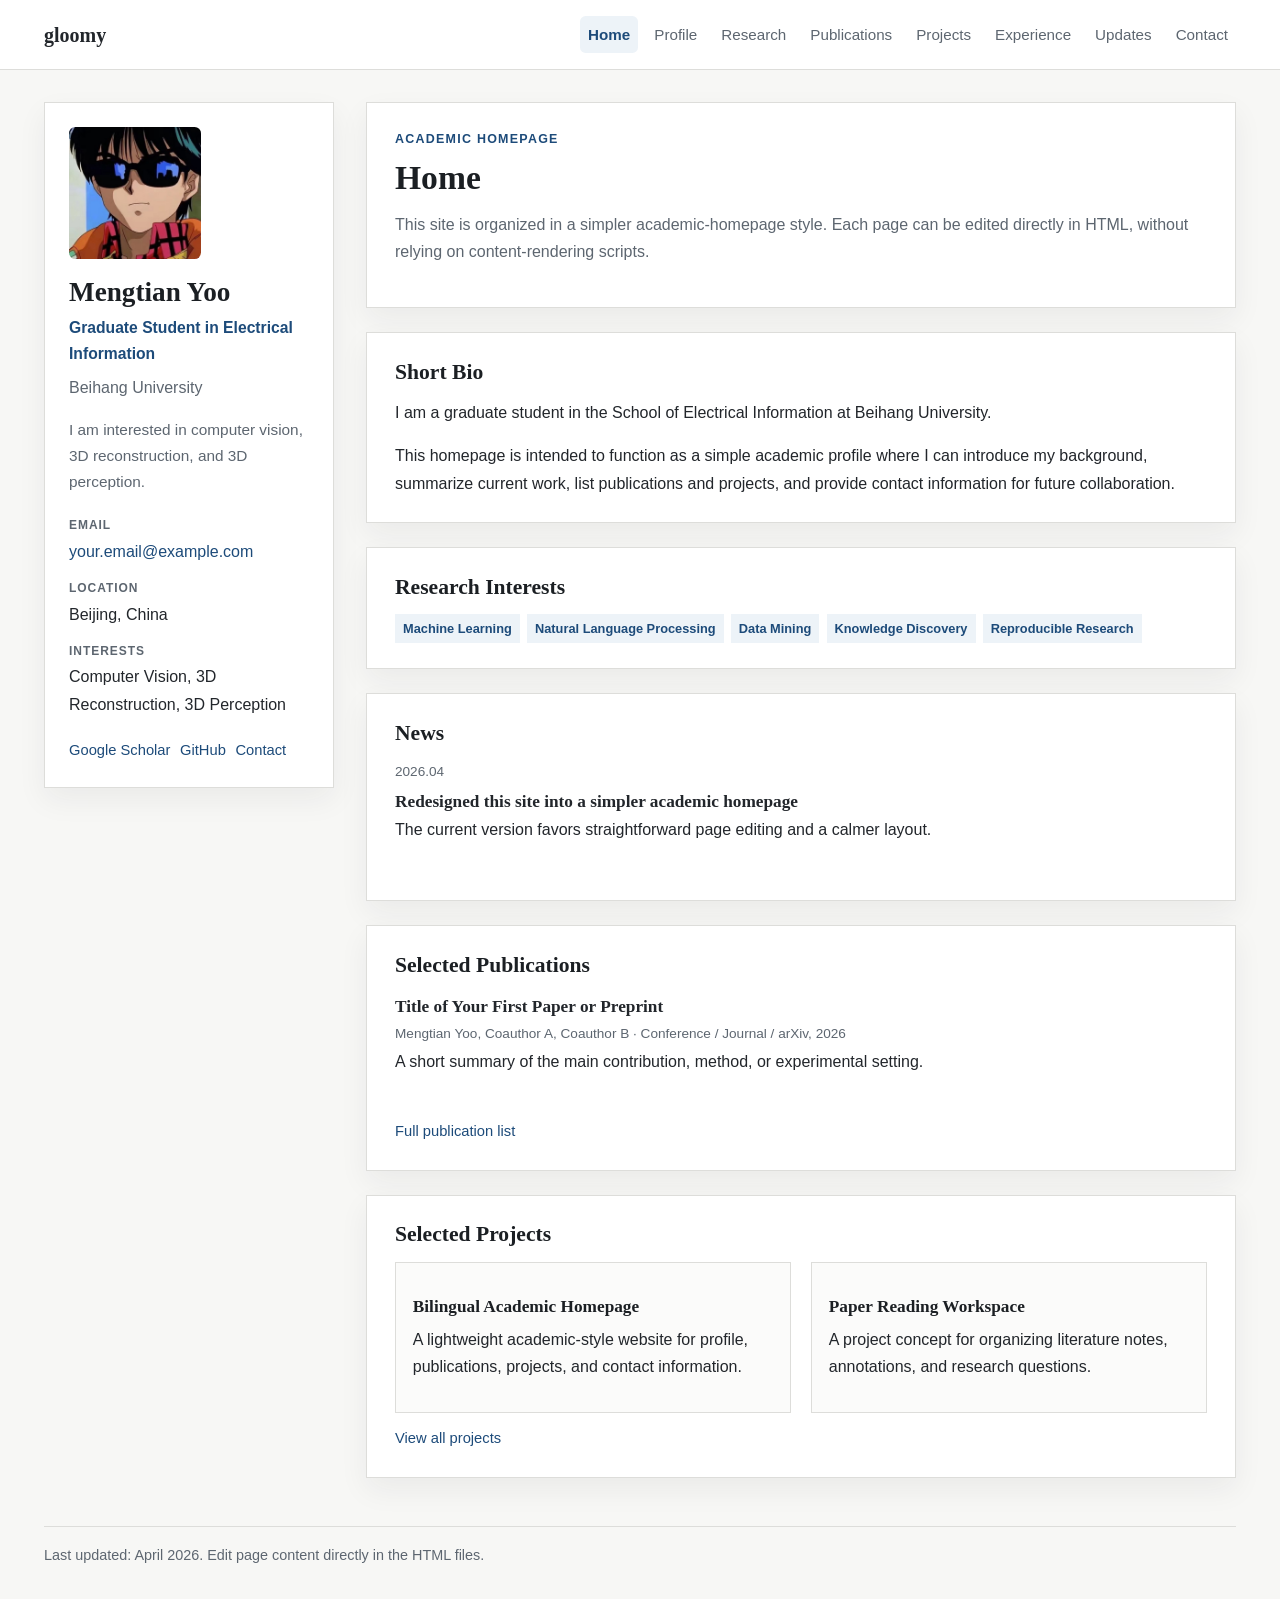
<file: index.html>
<!DOCTYPE html>
<html lang="zh-CN">
	<head>
		<meta charset="utf-8" />
		<meta name="viewport" content="width=device-width, initial-scale=1" />
		<title>gloomy | Home</title>
		<meta
			name="description"
			content="Academic-style personal homepage for biography, research, publications, projects, and contact information."
		/>
		<link rel="stylesheet" href="assets/css/fontawesome-all.min.css" />
		<link rel="stylesheet" href="assets/css/academic.css" />
	</head>
	<body>
		<header class="masthead">
			<div class="masthead-inner">
				<a class="site-title" href="index.html">gloomy</a>
				<nav class="site-nav" aria-label="Primary navigation">
					<a class="is-active" href="index.html">Home</a>
					<a href="profile.html">Profile</a>
					<a href="about.html">Research</a>
					<a href="publications.html">Publications</a>
					<a href="projects.html">Projects</a>
					<a href="experience.html">Experience</a>
					<a href="updates.html">Updates</a>
					<a href="contact.html">Contact</a>
				</nav>
			</div>
		</header>

		<div class="site-shell">
			<aside class="sidebar">
				<img class="avatar" src="images/avatar.jpg" alt="Portrait of Mengtian Yoo" />
				<h1 class="sidebar-name">Mengtian Yoo</h1>
				<p class="sidebar-role">Graduate Student in Electrical Information</p>
				<p class="sidebar-affiliation">Beihang University</p>
				<p class="sidebar-bio">
					I am interested in computer vision, 3D reconstruction, and 3D perception.
				</p>

				<dl class="sidebar-list">
					<div>
						<dt>Email</dt>
						<dd><a href="mailto:your.email@example.com">your.email@example.com</a></dd>
					</div>
					<div>
						<dt>Location</dt>
						<dd>Beijing, China</dd>
					</div>
					<div>
						<dt>Interests</dt>
						<dd>Computer Vision, 3D Reconstruction, 3D Perception</dd>
					</div>
				</dl>

				<div class="sidebar-links">
					<a href="publications.html">Google Scholar</a>
					<a href="https://github.com/mengtianyoo">GitHub</a>
					<a href="contact.html">Contact</a>
				</div>
			</aside>

			<main class="content">
				<article class="page-header">
					<p class="page-kicker">Academic Homepage</p>
					<h2 class="page-title">Home</h2>
					<p class="page-lead">
						This site is organized in a simpler academic-homepage style. Each page
						can be edited directly in HTML, without relying on content-rendering
						scripts.
					</p>
				</article>

				<section class="section-block">
					<h3>Short Bio</h3>
					<p>
						I am a graduate student in the School of Electrical Information at Beihang University.
					</p>
					<p>
						This homepage is intended to function as a simple academic profile
						where I can introduce my background, summarize current work, list
						publications and projects, and provide contact information for future
						collaboration.
					</p>
				</section>

				<section class="section-block">
					<h3>Research Interests</h3>
					<div class="tag-list">
						<span class="tag">Machine Learning</span>
						<span class="tag">Natural Language Processing</span>
						<span class="tag">Data Mining</span>
						<span class="tag">Knowledge Discovery</span>
						<span class="tag">Reproducible Research</span>
					</div>
				</section>

				<section class="section-block">
					<h3>News</h3>
					<ul class="news-list">
						<li>
							<span class="item-date">2026.04</span>
							<div class="item-title">Redesigned this site into a simpler academic homepage</div>
							<p>The current version favors straightforward page editing and a calmer layout.</p>
						</li>
					</ul>
				</section>

				<section class="section-block">
					<h3>Selected Publications</h3>
					<ul class="publication-list">
						<li>
							<div class="item-title">Title of Your First Paper or Preprint</div>
							<span class="item-meta">Mengtian Yoo, Coauthor A, Coauthor B · Conference / Journal / arXiv, 2026</span>
							<p>A short summary of the main contribution, method, or experimental setting.</p>
						</li>
					</ul>
					<div class="inline-links">
						<a href="publications.html">Full publication list</a>
					</div>
				</section>

				<section class="section-block">
					<h3>Selected Projects</h3>
					<div class="two-column">
						<div class="soft-box">
							<h4>Bilingual Academic Homepage</h4>
							<p>A lightweight academic-style website for profile, publications, projects, and contact information.</p>
						</div>
						<div class="soft-box">
							<h4>Paper Reading Workspace</h4>
							<p>A project concept for organizing literature notes, annotations, and research questions.</p>
						</div>
					</div>
					<div class="inline-links">
						<a href="projects.html">View all projects</a>
					</div>
				</section>
			</main>
		</div>

		<footer class="footer">
			<div class="footer-inner">
				Last updated: April 2026. Edit page content directly in the HTML files.
			</div>
		</footer>
	</body>
</html>
</file>
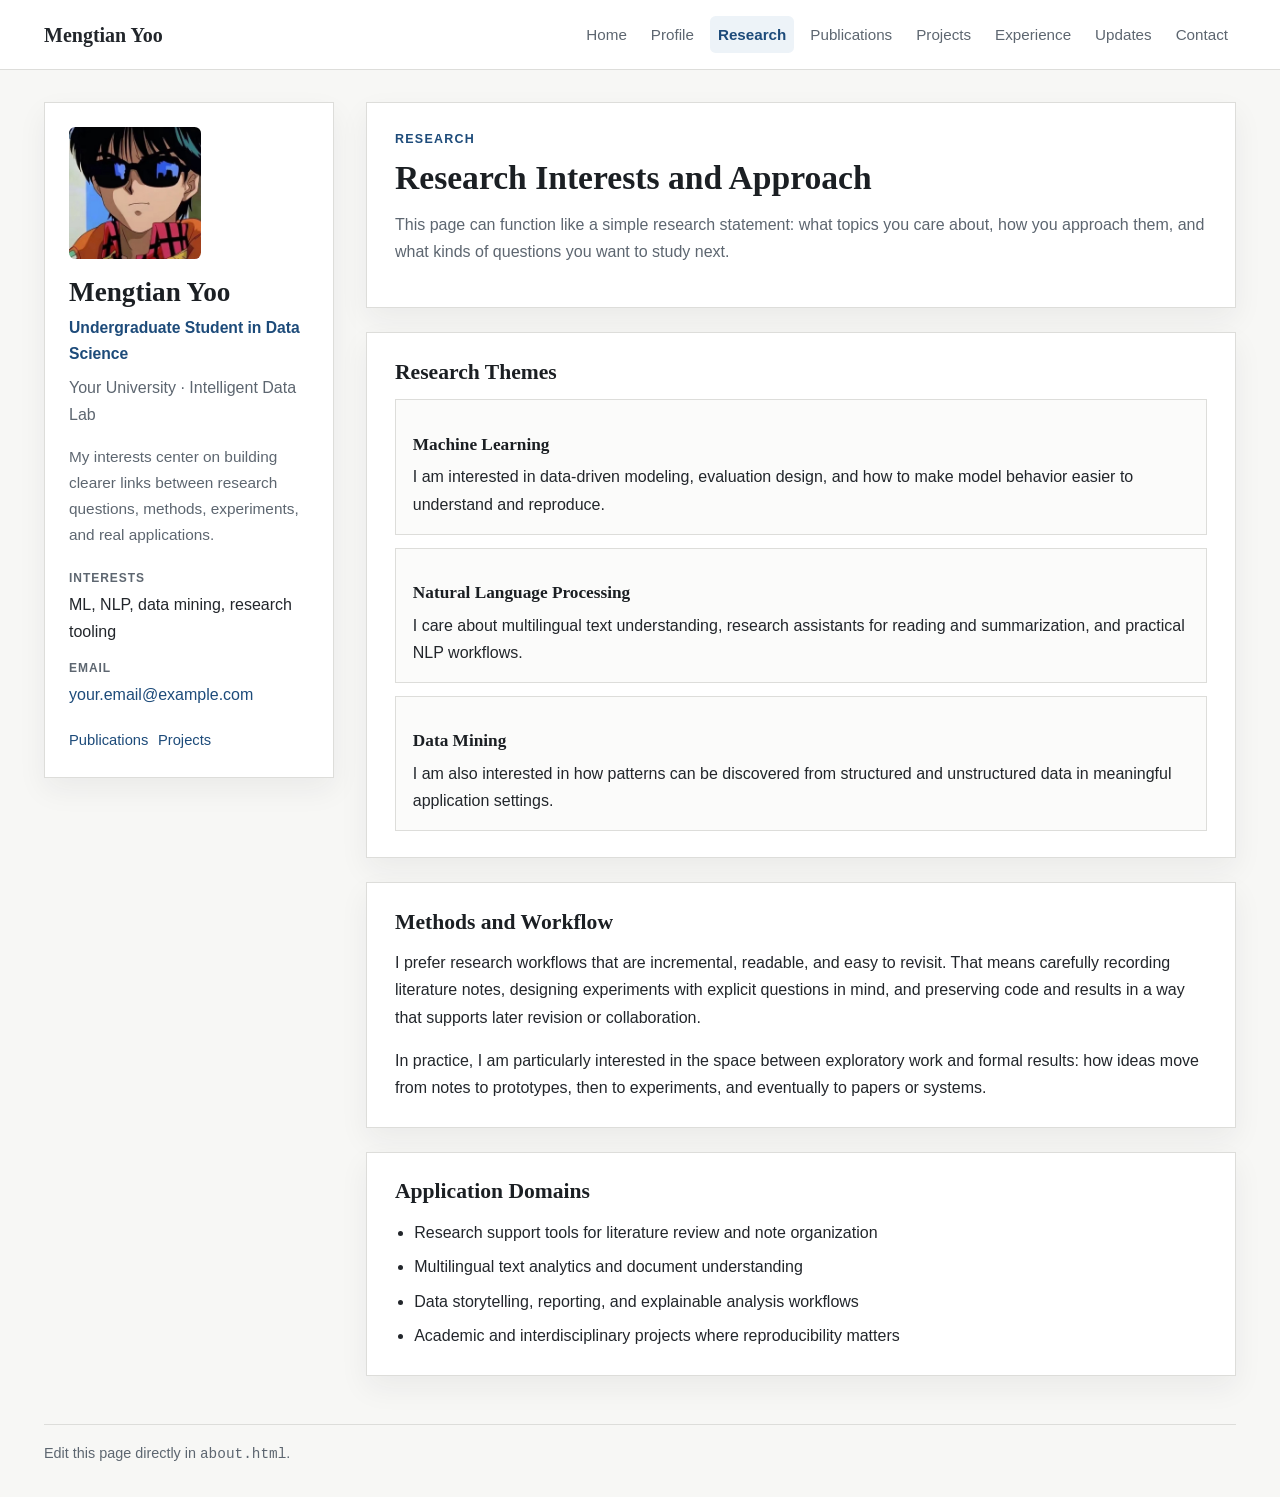
<file: about.html>
<!DOCTYPE html>
<html lang="zh-CN">
	<head>
		<meta charset="utf-8" />
		<meta name="viewport" content="width=device-width, initial-scale=1" />
		<title>Mengtian Yoo | Research</title>
		<meta
			name="description"
			content="Research page for interests, methods, and problem domains."
		/>
		<link rel="stylesheet" href="assets/css/fontawesome-all.min.css" />
		<link rel="stylesheet" href="assets/css/academic.css" />
	</head>
	<body>
		<header class="masthead">
			<div class="masthead-inner">
				<a class="site-title" href="index.html">Mengtian Yoo</a>
				<nav class="site-nav" aria-label="Primary navigation">
					<a href="index.html">Home</a>
					<a href="profile.html">Profile</a>
					<a class="is-active" href="about.html">Research</a>
					<a href="publications.html">Publications</a>
					<a href="projects.html">Projects</a>
					<a href="experience.html">Experience</a>
					<a href="updates.html">Updates</a>
					<a href="contact.html">Contact</a>
				</nav>
			</div>
		</header>

		<div class="site-shell">
			<aside class="sidebar">
				<img class="avatar" src="images/avatar.jpg" alt="Portrait of Mengtian Yoo" />
				<h1 class="sidebar-name">Mengtian Yoo</h1>
				<p class="sidebar-role">Undergraduate Student in Data Science</p>
				<p class="sidebar-affiliation">Your University · Intelligent Data Lab</p>
				<p class="sidebar-bio">
					My interests center on building clearer links between research
					questions, methods, experiments, and real applications.
				</p>

				<dl class="sidebar-list">
					<div>
						<dt>Interests</dt>
						<dd>ML, NLP, data mining, research tooling</dd>
					</div>
					<div>
						<dt>Email</dt>
						<dd><a href="mailto:your.email@example.com">your.email@example.com</a></dd>
					</div>
				</dl>

				<div class="sidebar-links">
					<a href="publications.html">Publications</a>
					<a href="projects.html">Projects</a>
				</div>
			</aside>

			<main class="content">
				<article class="page-header">
					<p class="page-kicker">Research</p>
					<h2 class="page-title">Research Interests and Approach</h2>
					<p class="page-lead">
						This page can function like a simple research statement: what topics
						you care about, how you approach them, and what kinds of questions you
						want to study next.
					</p>
				</article>

				<section class="section-block">
					<h3>Research Themes</h3>
					<div class="highlight-list">
						<div class="soft-box">
							<h4>Machine Learning</h4>
							<p>
								I am interested in data-driven modeling, evaluation design, and
								how to make model behavior easier to understand and reproduce.
							</p>
						</div>
						<div class="soft-box">
							<h4>Natural Language Processing</h4>
							<p>
								I care about multilingual text understanding, research
								assistants for reading and summarization, and practical NLP
								workflows.
							</p>
						</div>
						<div class="soft-box">
							<h4>Data Mining</h4>
							<p>
								I am also interested in how patterns can be discovered from
								structured and unstructured data in meaningful application
								settings.
							</p>
						</div>
					</div>
				</section>

				<section class="section-block">
					<h3>Methods and Workflow</h3>
					<p>
						I prefer research workflows that are incremental, readable, and easy
						to revisit. That means carefully recording literature notes, designing
						experiments with explicit questions in mind, and preserving code and
						results in a way that supports later revision or collaboration.
					</p>
					<p>
						In practice, I am particularly interested in the space between
						exploratory work and formal results: how ideas move from notes to
						prototypes, then to experiments, and eventually to papers or systems.
					</p>
				</section>

				<section class="section-block">
					<h3>Application Domains</h3>
					<ul>
						<li>Research support tools for literature review and note organization</li>
						<li>Multilingual text analytics and document understanding</li>
						<li>Data storytelling, reporting, and explainable analysis workflows</li>
						<li>Academic and interdisciplinary projects where reproducibility matters</li>
					</ul>
				</section>
			</main>
		</div>

		<footer class="footer">
			<div class="footer-inner">Edit this page directly in <code>about.html</code>.</div>
		</footer>
	</body>
</html>
</file>
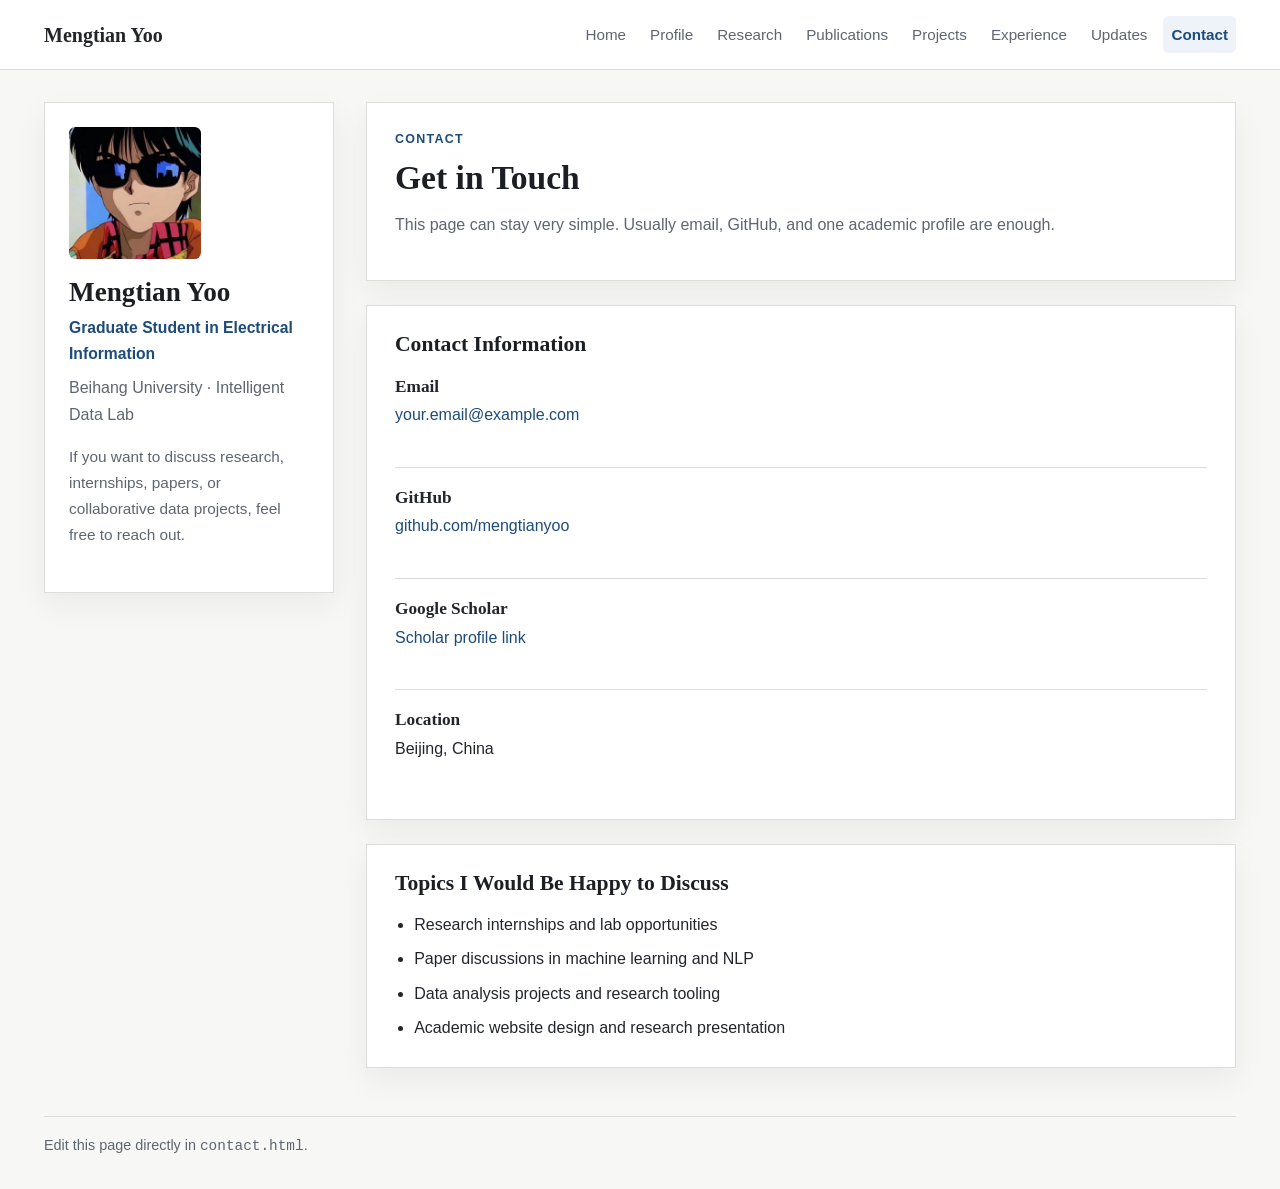
<file: contact.html>
<!DOCTYPE html>
<html lang="zh-CN">
	<head>
		<meta charset="utf-8" />
		<meta name="viewport" content="width=device-width, initial-scale=1" />
		<title>Mengtian Yoo | Contact</title>
		<meta
			name="description"
			content="Contact page for email, links, and collaboration information."
		/>
		<link rel="stylesheet" href="assets/css/fontawesome-all.min.css" />
		<link rel="stylesheet" href="assets/css/academic.css" />
	</head>
	<body>
		<header class="masthead">
			<div class="masthead-inner">
				<a class="site-title" href="index.html">Mengtian Yoo</a>
				<nav class="site-nav" aria-label="Primary navigation">
					<a href="index.html">Home</a>
					<a href="profile.html">Profile</a>
					<a href="about.html">Research</a>
					<a href="publications.html">Publications</a>
					<a href="projects.html">Projects</a>
					<a href="experience.html">Experience</a>
					<a href="updates.html">Updates</a>
					<a class="is-active" href="contact.html">Contact</a>
				</nav>
			</div>
		</header>

		<div class="site-shell">
			<aside class="sidebar">
				<img class="avatar" src="images/avatar.jpg" alt="Portrait of Mengtian Yoo" />
				<h1 class="sidebar-name">Mengtian Yoo</h1>
				<p class="sidebar-role">Graduate Student in Electrical Information</p>
				<p class="sidebar-affiliation">Beihang University · Intelligent Data Lab</p>
				<p class="sidebar-bio">
					If you want to discuss research, internships, papers, or collaborative
					data projects, feel free to reach out.
				</p>
			</aside>

			<main class="content">
				<article class="page-header">
					<p class="page-kicker">Contact</p>
					<h2 class="page-title">Get in Touch</h2>
					<p class="page-lead">
						This page can stay very simple. Usually email, GitHub, and one
						academic profile are enough.
					</p>
				</article>

				<section class="section-block">
					<h3>Contact Information</h3>
					<ul class="entry-list">
						<li>
							<div class="item-title">Email</div>
							<p><a href="mailto:your.email@example.com">your.email@example.com</a></p>
						</li>
						<li>
							<div class="item-title">GitHub</div>
							<p><a href="https://github.com/mengtianyoo">github.com/mengtianyoo</a></p>
						</li>
						<li>
							<div class="item-title">Google Scholar</div>
							<p><a href="#">Scholar profile link</a></p>
						</li>
						<li>
							<div class="item-title">Location</div>
							<p>Beijing, China</p>
						</li>
					</ul>
				</section>

				<section class="section-block">
					<h3>Topics I Would Be Happy to Discuss</h3>
					<ul>
						<li>Research internships and lab opportunities</li>
						<li>Paper discussions in machine learning and NLP</li>
						<li>Data analysis projects and research tooling</li>
						<li>Academic website design and research presentation</li>
					</ul>
				</section>
			</main>
		</div>

		<footer class="footer">
			<div class="footer-inner">Edit this page directly in <code>contact.html</code>.</div>
		</footer>
	</body>
</html>
</file>
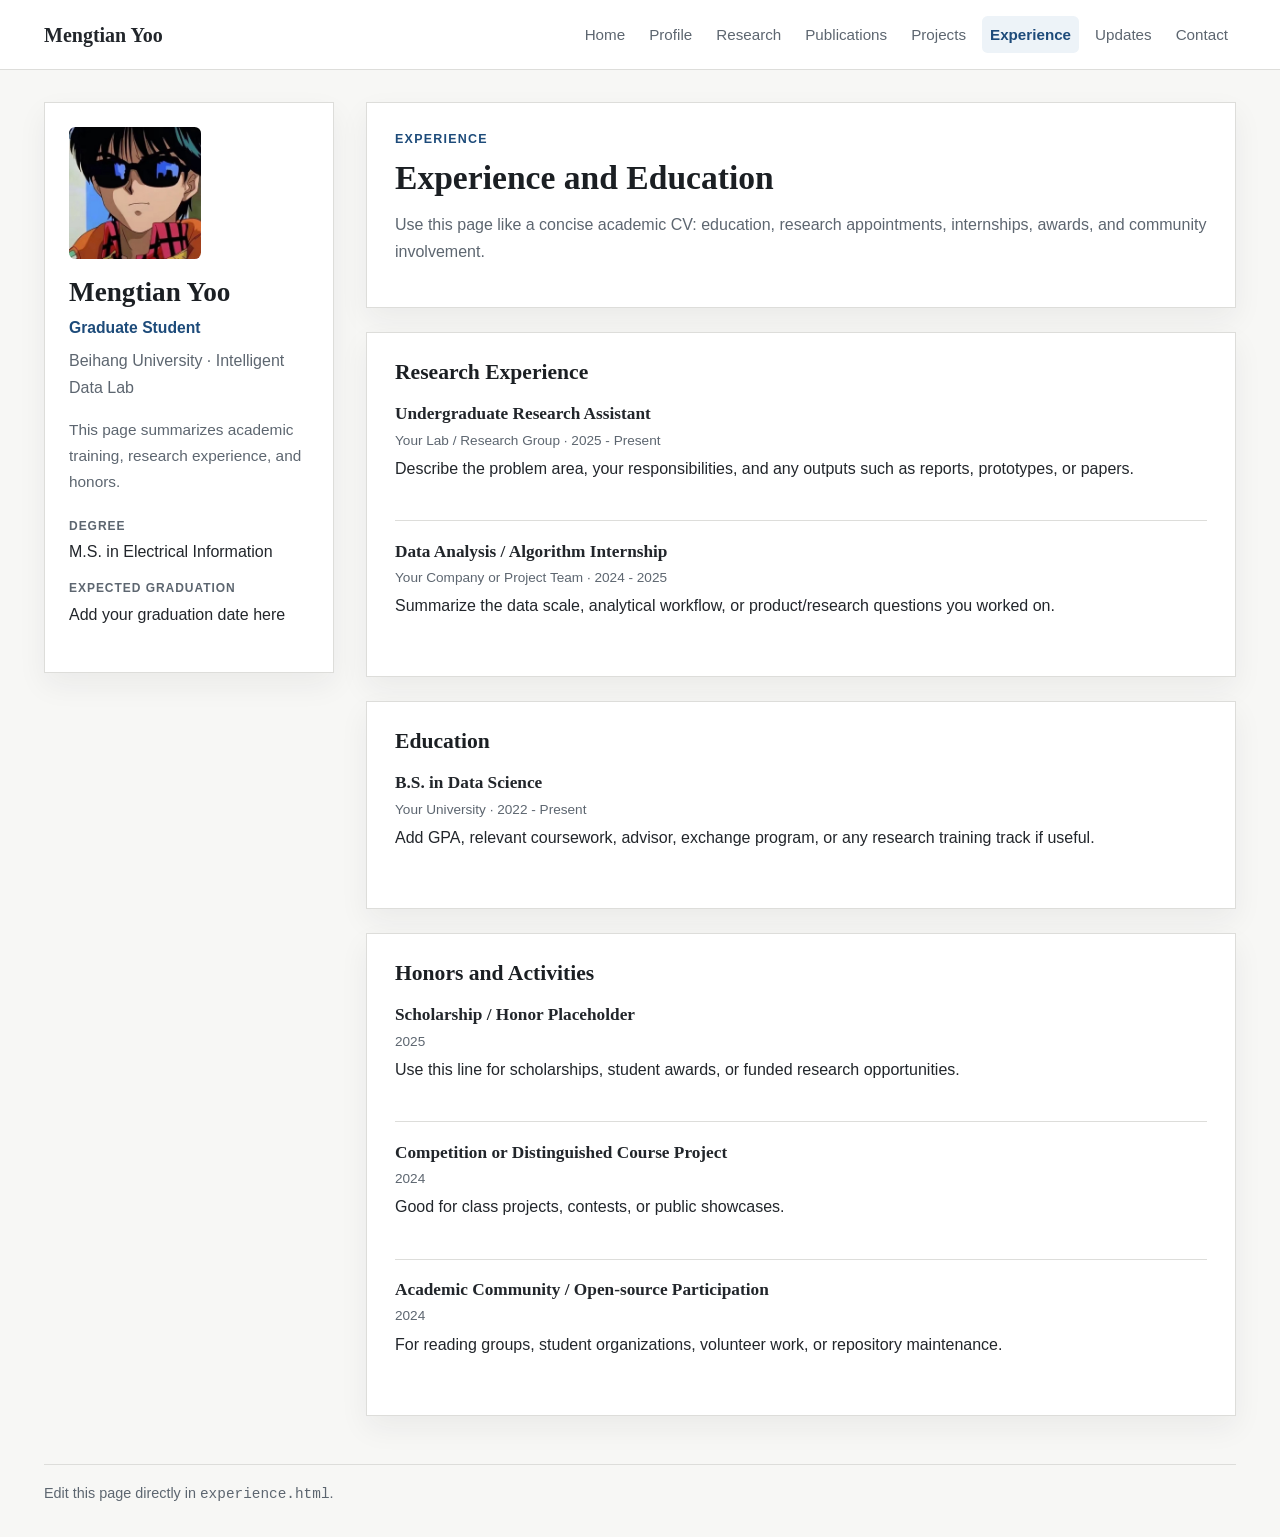
<file: experience.html>
<!DOCTYPE html>
<html lang="zh-CN">
	<head>
		<meta charset="utf-8" />
		<meta name="viewport" content="width=device-width, initial-scale=1" />
		<title>Mengtian Yoo | Experience</title>
		<meta
			name="description"
			content="Experience page for education, research experience, internships, and honors."
		/>
		<link rel="stylesheet" href="assets/css/fontawesome-all.min.css" />
		<link rel="stylesheet" href="assets/css/academic.css" />
	</head>
	<body>
		<header class="masthead">
			<div class="masthead-inner">
				<a class="site-title" href="index.html">Mengtian Yoo</a>
				<nav class="site-nav" aria-label="Primary navigation">
					<a href="index.html">Home</a>
					<a href="profile.html">Profile</a>
					<a href="about.html">Research</a>
					<a href="publications.html">Publications</a>
					<a href="projects.html">Projects</a>
					<a class="is-active" href="experience.html">Experience</a>
					<a href="updates.html">Updates</a>
					<a href="contact.html">Contact</a>
				</nav>
			</div>
		</header>

		<div class="site-shell">
			<aside class="sidebar">
				<img class="avatar" src="images/avatar.jpg" alt="Portrait of Mengtian Yoo" />
				<h1 class="sidebar-name">Mengtian Yoo</h1>
				<p class="sidebar-role">Graduate Student</p>
				<p class="sidebar-affiliation">Beihang University · Intelligent Data Lab</p>
				<p class="sidebar-bio">
					This page summarizes academic training, research experience, and honors.
				</p>

				<dl class="sidebar-list">
					<div>
						<dt>Degree</dt>
						<dd>M.S. in Electrical Information</dd>
					</div>
					<div>
						<dt>Expected Graduation</dt>
						<dd>Add your graduation date here</dd>
					</div>
				</dl>
			</aside>

			<main class="content">
				<article class="page-header">
					<p class="page-kicker">Experience</p>
					<h2 class="page-title">Experience and Education</h2>
					<p class="page-lead">
						Use this page like a concise academic CV: education, research
						appointments, internships, awards, and community involvement.
					</p>
				</article>

				<section class="section-block">
					<h3>Research Experience</h3>
					<ul class="entry-list">
						<li>
							<div class="item-title">Undergraduate Research Assistant</div>
							<span class="item-meta">Your Lab / Research Group · 2025 - Present</span>
							<p>Describe the problem area, your responsibilities, and any outputs such as reports, prototypes, or papers.</p>
						</li>
						<li>
							<div class="item-title">Data Analysis / Algorithm Internship</div>
							<span class="item-meta">Your Company or Project Team · 2024 - 2025</span>
							<p>Summarize the data scale, analytical workflow, or product/research questions you worked on.</p>
						</li>
					</ul>
				</section>

				<section class="section-block">
					<h3>Education</h3>
					<ul class="entry-list">
						<li>
							<div class="item-title">B.S. in Data Science</div>
							<span class="item-meta">Your University · 2022 - Present</span>
							<p>Add GPA, relevant coursework, advisor, exchange program, or any research training track if useful.</p>
						</li>
					</ul>
				</section>

				<section class="section-block">
					<h3>Honors and Activities</h3>
					<ul class="entry-list">
						<li>
							<div class="item-title">Scholarship / Honor Placeholder</div>
							<span class="item-meta">2025</span>
							<p>Use this line for scholarships, student awards, or funded research opportunities.</p>
						</li>
						<li>
							<div class="item-title">Competition or Distinguished Course Project</div>
							<span class="item-meta">2024</span>
							<p>Good for class projects, contests, or public showcases.</p>
						</li>
						<li>
							<div class="item-title">Academic Community / Open-source Participation</div>
							<span class="item-meta">2024</span>
							<p>For reading groups, student organizations, volunteer work, or repository maintenance.</p>
						</li>
					</ul>
				</section>
			</main>
		</div>

		<footer class="footer">
			<div class="footer-inner">Edit this page directly in <code>experience.html</code>.</div>
		</footer>
	</body>
</html>
</file>
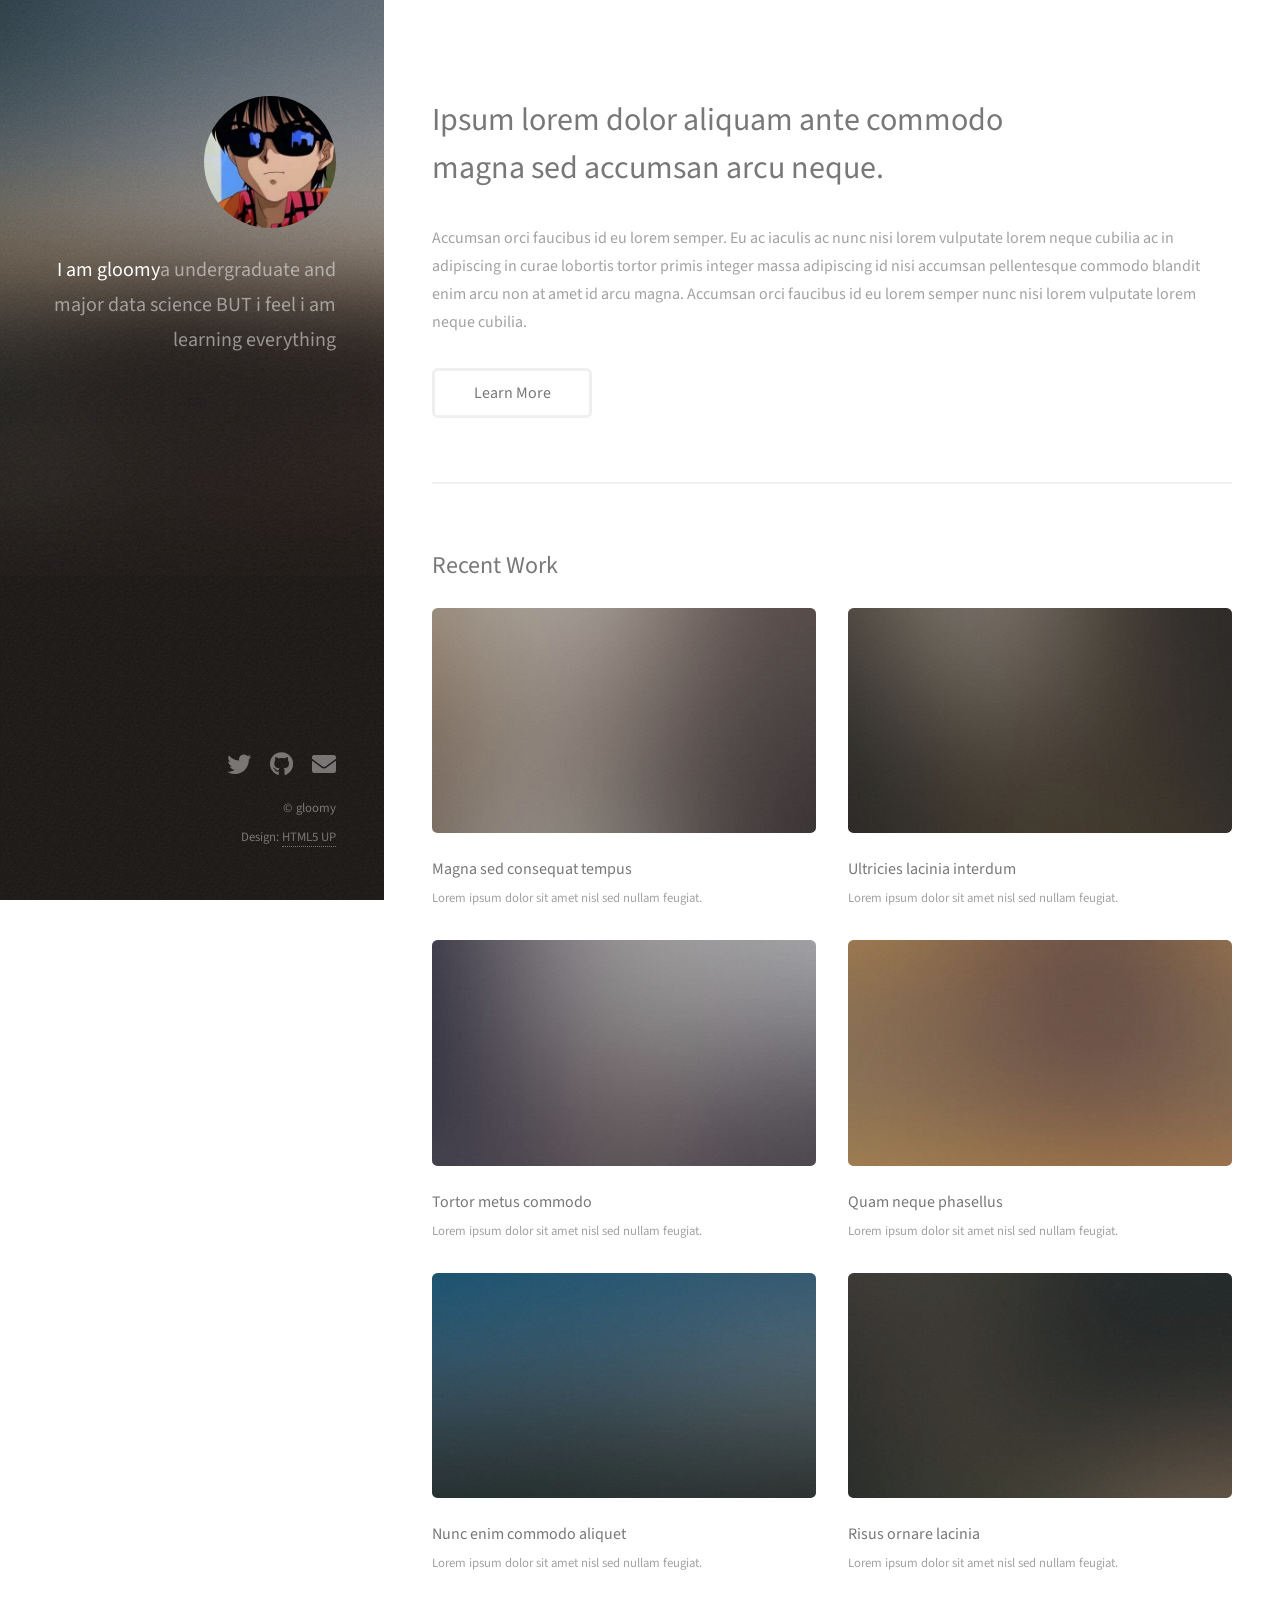
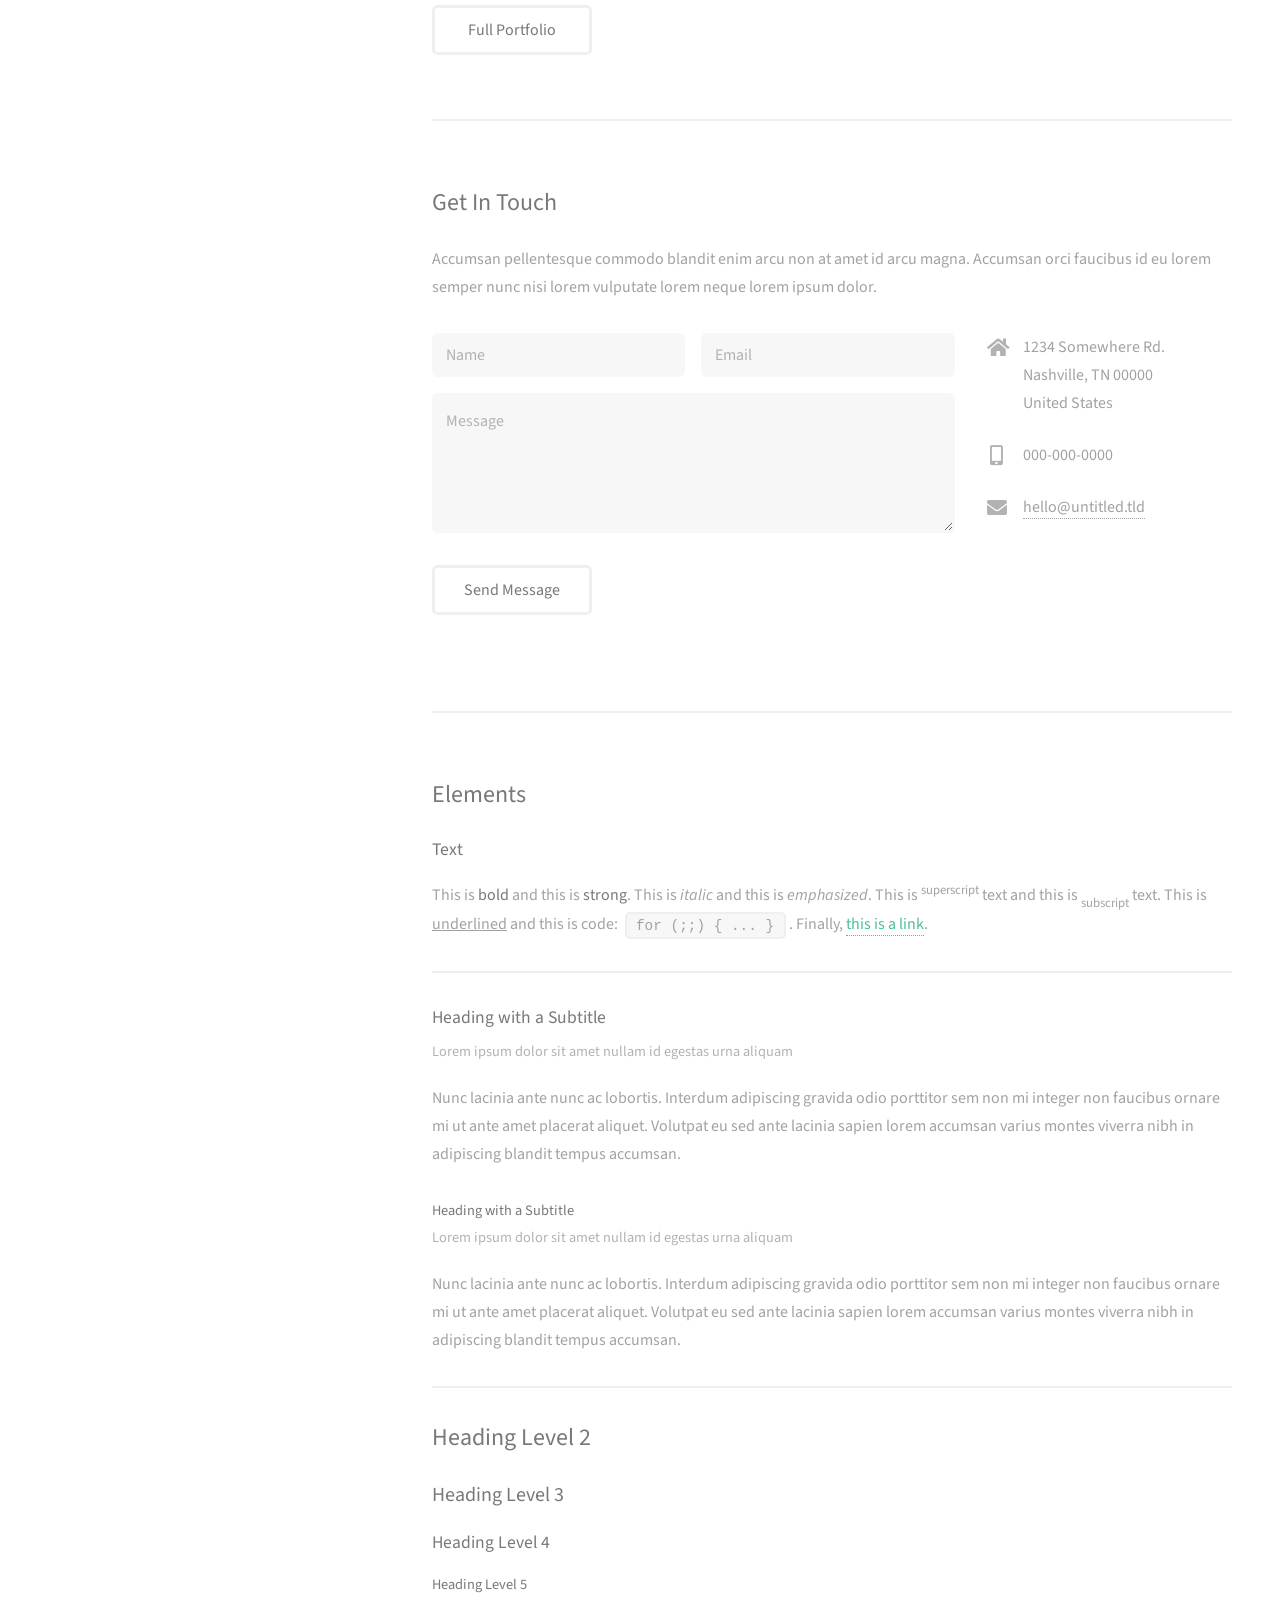
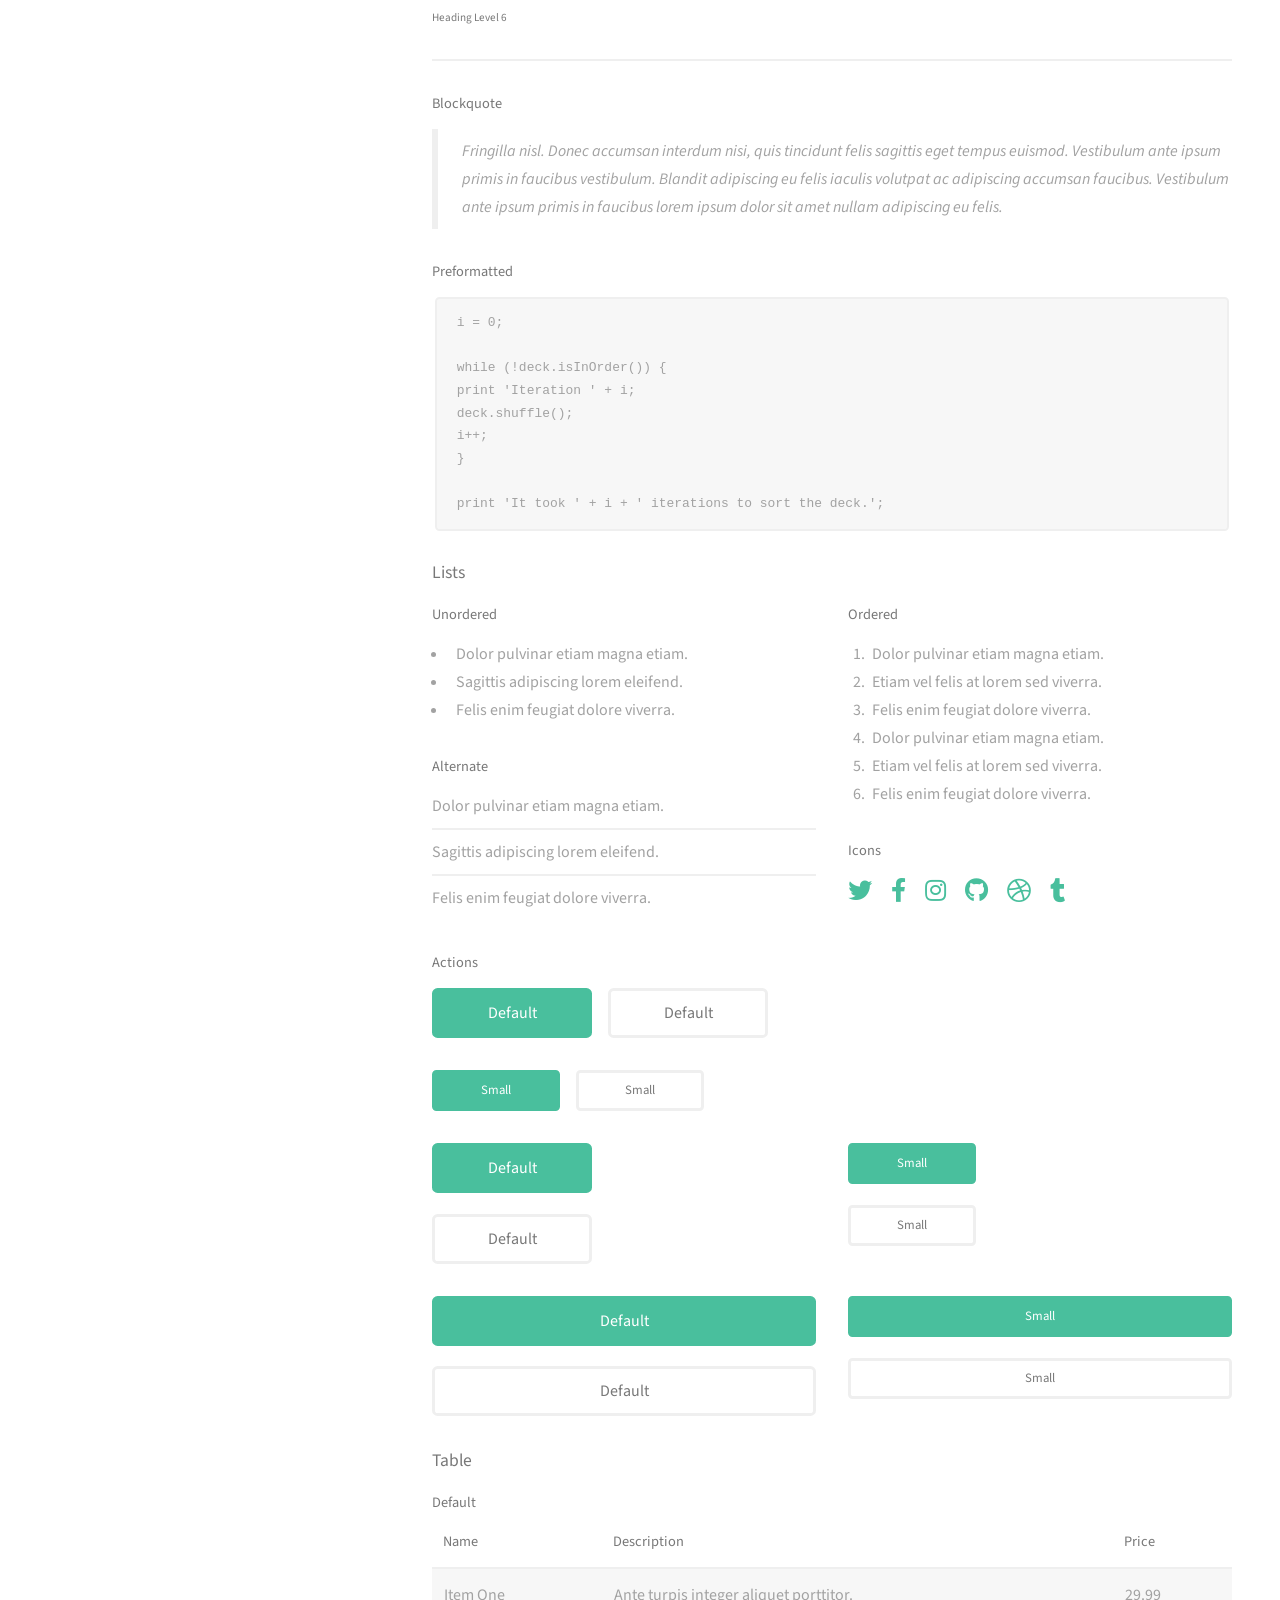
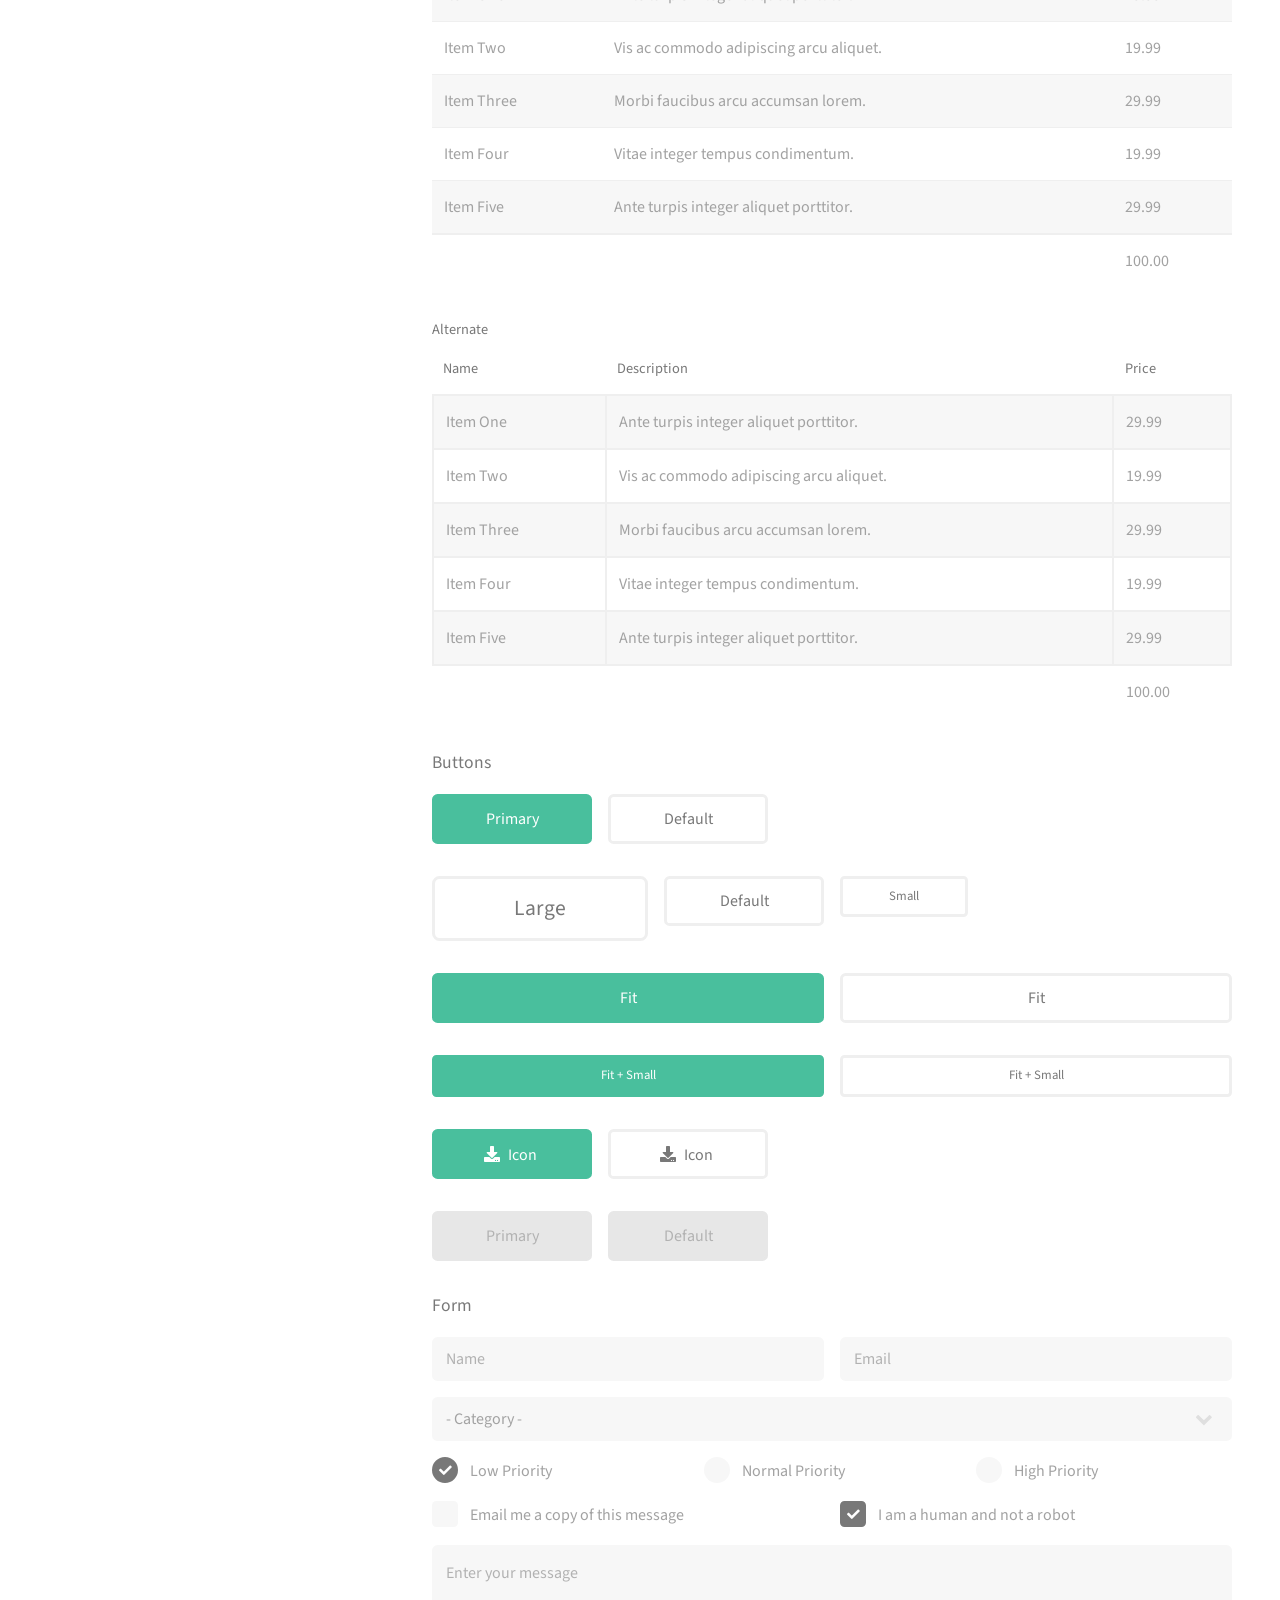
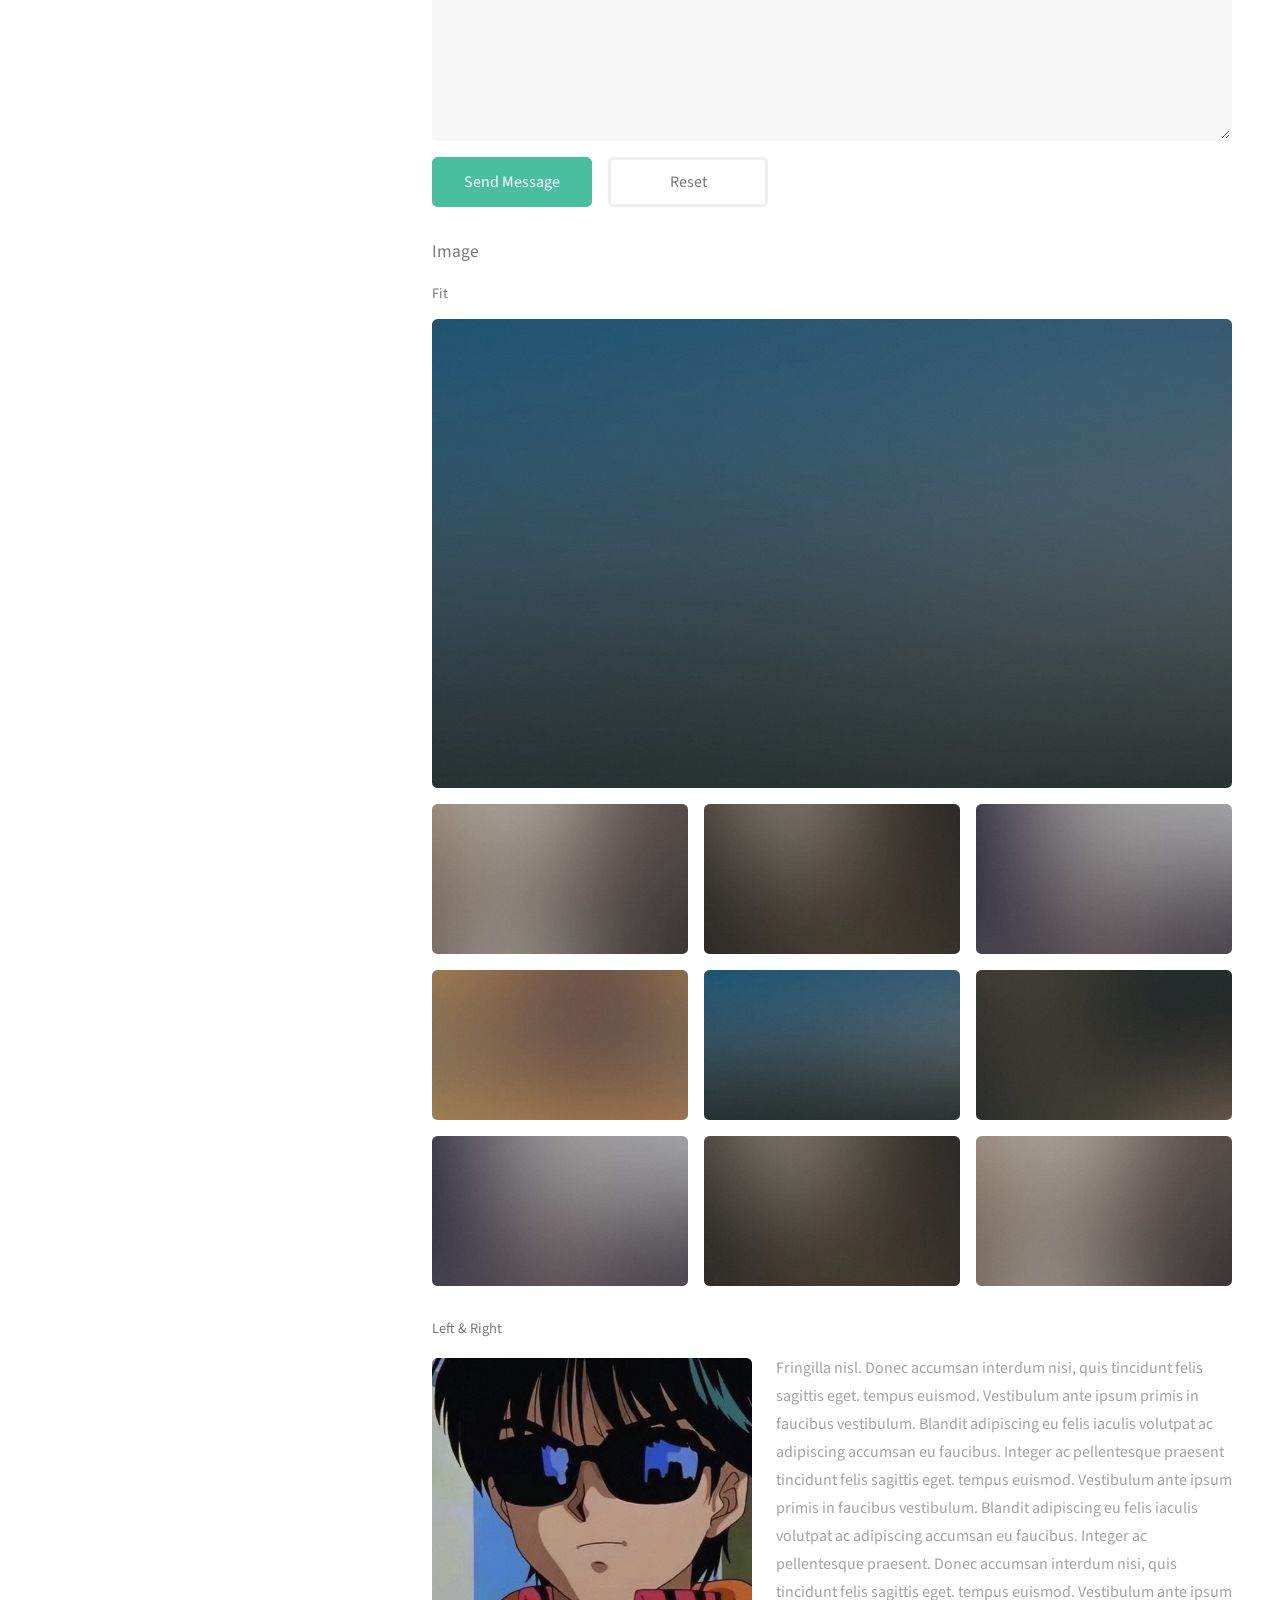
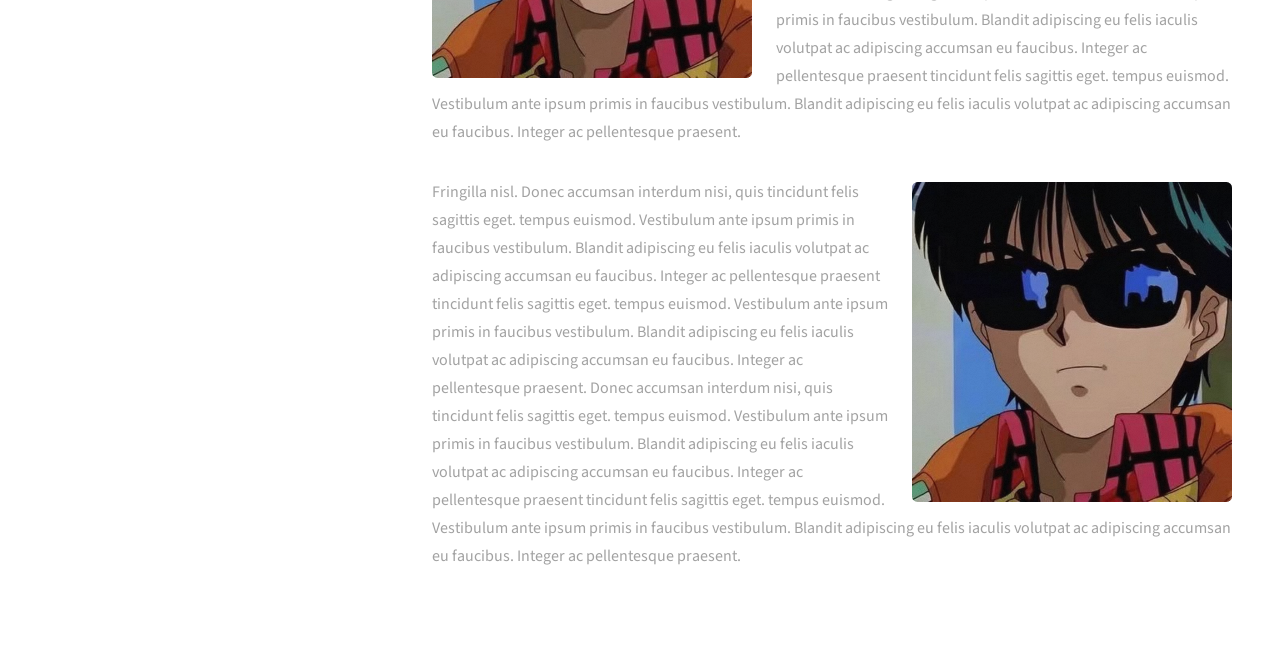
<file: index copy.html>
<!DOCTYPE HTML>
<html>
	<head>
		<title>gloomy</title>
		<meta charset="utf-8" />
		<meta name="viewport" content="width=device-width, initial-scale=1, user-scalable=no" />
		<link rel="stylesheet" href="assets/css/main.css" />
	</head>
	<body class="is-preload">

		<!-- Header -->
			<header id="header">
				<div class="inner">
					<a href="#" class="image avatar"><img src="images\avatar.jpg" alt="" /></a>
					<h1><strong>I am gloomy</strong><br />a undergraduate and major data science<br />
						 BUT i feel i am learning everything<br />
					</h1>
				</div>
			</header>

		<!-- Main -->
			<div id="main">

				<!-- One -->
					<section id="one">
						<header class="major">
							<h2>Ipsum lorem dolor aliquam ante commodo<br />
							magna sed accumsan arcu neque.</h2>
						</header>
						<p>Accumsan orci faucibus id eu lorem semper. Eu ac iaculis ac nunc nisi lorem vulputate lorem neque cubilia ac in adipiscing in curae lobortis tortor primis integer massa adipiscing id nisi accumsan pellentesque commodo blandit enim arcu non at amet id arcu magna. Accumsan orci faucibus id eu lorem semper nunc nisi lorem vulputate lorem neque cubilia.</p>
						<ul class="actions">
							<li><a href="#" class="button">Learn More</a></li>
						</ul>
					</section>

				<!-- Two -->
					<section id="two">
						<h2>Recent Work</h2>
						<div class="row">
							<article class="col-6 col-12-xsmall work-item">
								<a href="images/fulls/01.jpg" class="image fit thumb"><img src="images/thumbs/01.jpg" alt="" /></a>
								<h3>Magna sed consequat tempus</h3>
								<p>Lorem ipsum dolor sit amet nisl sed nullam feugiat.</p>
							</article>
							<article class="col-6 col-12-xsmall work-item">
								<a href="images/fulls/02.jpg" class="image fit thumb"><img src="images/thumbs/02.jpg" alt="" /></a>
								<h3>Ultricies lacinia interdum</h3>
								<p>Lorem ipsum dolor sit amet nisl sed nullam feugiat.</p>
							</article>
							<article class="col-6 col-12-xsmall work-item">
								<a href="images/fulls/03.jpg" class="image fit thumb"><img src="images/thumbs/03.jpg" alt="" /></a>
								<h3>Tortor metus commodo</h3>
								<p>Lorem ipsum dolor sit amet nisl sed nullam feugiat.</p>
							</article>
							<article class="col-6 col-12-xsmall work-item">
								<a href="images/fulls/04.jpg" class="image fit thumb"><img src="images/thumbs/04.jpg" alt="" /></a>
								<h3>Quam neque phasellus</h3>
								<p>Lorem ipsum dolor sit amet nisl sed nullam feugiat.</p>
							</article>
							<article class="col-6 col-12-xsmall work-item">
								<a href="images/fulls/05.jpg" class="image fit thumb"><img src="images/thumbs/05.jpg" alt="" /></a>
								<h3>Nunc enim commodo aliquet</h3>
								<p>Lorem ipsum dolor sit amet nisl sed nullam feugiat.</p>
							</article>
							<article class="col-6 col-12-xsmall work-item">
								<a href="images/fulls/06.jpg" class="image fit thumb"><img src="images/thumbs/06.jpg" alt="" /></a>
								<h3>Risus ornare lacinia</h3>
								<p>Lorem ipsum dolor sit amet nisl sed nullam feugiat.</p>
							</article>
						</div>
						<ul class="actions">
							<li><a href="#" class="button">Full Portfolio</a></li>
						</ul>
					</section>

				<!-- Three -->
					<section id="three">
						<h2>Get In Touch</h2>
						<p>Accumsan pellentesque commodo blandit enim arcu non at amet id arcu magna. Accumsan orci faucibus id eu lorem semper nunc nisi lorem vulputate lorem neque lorem ipsum dolor.</p>
						<div class="row">
							<div class="col-8 col-12-small">
								<form method="post" action="#">
									<div class="row gtr-uniform gtr-50">
										<div class="col-6 col-12-xsmall"><input type="text" name="name" id="name" placeholder="Name" /></div>
										<div class="col-6 col-12-xsmall"><input type="email" name="email" id="email" placeholder="Email" /></div>
										<div class="col-12"><textarea name="message" id="message" placeholder="Message" rows="4"></textarea></div>
									</div>
								</form>
								<ul class="actions">
									<li><input type="submit" value="Send Message" /></li>
								</ul>
							</div>
							<div class="col-4 col-12-small">
								<ul class="labeled-icons">
									<li>
										<h3 class="icon solid fa-home"><span class="label">Address</span></h3>
										1234 Somewhere Rd.<br />
										Nashville, TN 00000<br />
										United States
									</li>
									<li>
										<h3 class="icon solid fa-mobile-alt"><span class="label">Phone</span></h3>
										000-000-0000
									</li>
									<li>
										<h3 class="icon solid fa-envelope"><span class="label">Email</span></h3>
										<a href="#">hello@untitled.tld</a>
									</li>
								</ul>
							</div>
						</div>
					</section>

				<!-- Four -->
				
					<section id="four">
						<h2>Elements</h2>

						<section>
							<h4>Text</h4>
							<p>This is <b>bold</b> and this is <strong>strong</strong>. This is <i>italic</i> and this is <em>emphasized</em>.
							This is <sup>superscript</sup> text and this is <sub>subscript</sub> text.
							This is <u>underlined</u> and this is code: <code>for (;;) { ... }</code>. Finally, <a href="#">this is a link</a>.</p>
							<hr />
							<header>
								<h4>Heading with a Subtitle</h4>
								<p>Lorem ipsum dolor sit amet nullam id egestas urna aliquam</p>
							</header>
							<p>Nunc lacinia ante nunc ac lobortis. Interdum adipiscing gravida odio porttitor sem non mi integer non faucibus ornare mi ut ante amet placerat aliquet. Volutpat eu sed ante lacinia sapien lorem accumsan varius montes viverra nibh in adipiscing blandit tempus accumsan.</p>
							<header>
								<h5>Heading with a Subtitle</h5>
								<p>Lorem ipsum dolor sit amet nullam id egestas urna aliquam</p>
							</header>
							<p>Nunc lacinia ante nunc ac lobortis. Interdum adipiscing gravida odio porttitor sem non mi integer non faucibus ornare mi ut ante amet placerat aliquet. Volutpat eu sed ante lacinia sapien lorem accumsan varius montes viverra nibh in adipiscing blandit tempus accumsan.</p>
							<hr />
							<h2>Heading Level 2</h2>
							<h3>Heading Level 3</h3>
							<h4>Heading Level 4</h4>
							<h5>Heading Level 5</h5>
							<h6>Heading Level 6</h6>
							<hr />
							<h5>Blockquote</h5>
							<blockquote>Fringilla nisl. Donec accumsan interdum nisi, quis tincidunt felis sagittis eget tempus euismod. Vestibulum ante ipsum primis in faucibus vestibulum. Blandit adipiscing eu felis iaculis volutpat ac adipiscing accumsan faucibus. Vestibulum ante ipsum primis in faucibus lorem ipsum dolor sit amet nullam adipiscing eu felis.</blockquote>
							<h5>Preformatted</h5>
							<pre><code>i = 0;

while (!deck.isInOrder()) {
print 'Iteration ' + i;
deck.shuffle();
i++;
}

print 'It took ' + i + ' iterations to sort the deck.';</code></pre>
						</section>

						<section>
							<h4>Lists</h4>
							<div class="row">
								<div class="col-6 col-12-xsmall">
									<h5>Unordered</h5>
									<ul>
										<li>Dolor pulvinar etiam magna etiam.</li>
										<li>Sagittis adipiscing lorem eleifend.</li>
										<li>Felis enim feugiat dolore viverra.</li>
									</ul>
									<h5>Alternate</h5>
									<ul class="alt">
										<li>Dolor pulvinar etiam magna etiam.</li>
										<li>Sagittis adipiscing lorem eleifend.</li>
										<li>Felis enim feugiat dolore viverra.</li>
									</ul>
								</div>
								<div class="col-6 col-12-xsmall">
									<h5>Ordered</h5>
									<ol>
										<li>Dolor pulvinar etiam magna etiam.</li>
										<li>Etiam vel felis at lorem sed viverra.</li>
										<li>Felis enim feugiat dolore viverra.</li>
										<li>Dolor pulvinar etiam magna etiam.</li>
										<li>Etiam vel felis at lorem sed viverra.</li>
										<li>Felis enim feugiat dolore viverra.</li>
									</ol>
									<h5>Icons</h5>
									<ul class="icons">
										<li><a href="#" class="icon brands fa-twitter"><span class="label">Twitter</span></a></li>
										<li><a href="#" class="icon brands fa-facebook-f"><span class="label">Facebook</span></a></li>
										<li><a href="#" class="icon brands fa-instagram"><span class="label">Instagram</span></a></li>
										<li><a href="#" class="icon brands fa-github"><span class="label">Github</span></a></li>
										<li><a href="#" class="icon brands fa-dribbble"><span class="label">Dribbble</span></a></li>
										<li><a href="#" class="icon brands fa-tumblr"><span class="label">Tumblr</span></a></li>
									</ul>
								</div>
							</div>
							<h5>Actions</h5>
							<ul class="actions">
								<li><a href="#" class="button primary">Default</a></li>
								<li><a href="#" class="button">Default</a></li>
							</ul>
							<ul class="actions small">
								<li><a href="#" class="button primary small">Small</a></li>
								<li><a href="#" class="button small">Small</a></li>
							</ul>
							<div class="row">
								<div class="col-6 col-12-small">
									<ul class="actions stacked">
										<li><a href="#" class="button primary">Default</a></li>
										<li><a href="#" class="button">Default</a></li>
									</ul>
								</div>
								<div class="col-6 col-12-small">
									<ul class="actions stacked">
										<li><a href="#" class="button primary small">Small</a></li>
										<li><a href="#" class="button small">Small</a></li>
									</ul>
								</div>
								<div class="col-6 col-12-small">
									<ul class="actions stacked">
										<li><a href="#" class="button primary fit">Default</a></li>
										<li><a href="#" class="button fit">Default</a></li>
									</ul>
								</div>
								<div class="col-6 col-12-small">
									<ul class="actions stacked">
										<li><a href="#" class="button primary small fit">Small</a></li>
										<li><a href="#" class="button small fit">Small</a></li>
									</ul>
								</div>
							</div>
						</section>

						<section>
							<h4>Table</h4>
							<h5>Default</h5>
							<div class="table-wrapper">
								<table>
									<thead>
										<tr>
											<th>Name</th>
											<th>Description</th>
											<th>Price</th>
										</tr>
									</thead>
									<tbody>
										<tr>
											<td>Item One</td>
											<td>Ante turpis integer aliquet porttitor.</td>
											<td>29.99</td>
										</tr>
										<tr>
											<td>Item Two</td>
											<td>Vis ac commodo adipiscing arcu aliquet.</td>
											<td>19.99</td>
										</tr>
										<tr>
											<td>Item Three</td>
											<td> Morbi faucibus arcu accumsan lorem.</td>
											<td>29.99</td>
										</tr>
										<tr>
											<td>Item Four</td>
											<td>Vitae integer tempus condimentum.</td>
											<td>19.99</td>
										</tr>
										<tr>
											<td>Item Five</td>
											<td>Ante turpis integer aliquet porttitor.</td>
											<td>29.99</td>
										</tr>
									</tbody>
									<tfoot>
										<tr>
											<td colspan="2"></td>
											<td>100.00</td>
										</tr>
									</tfoot>
								</table>
							</div>

							<h5>Alternate</h5>
							<div class="table-wrapper">
								<table class="alt">
									<thead>
										<tr>
											<th>Name</th>
											<th>Description</th>
											<th>Price</th>
										</tr>
									</thead>
									<tbody>
										<tr>
											<td>Item One</td>
											<td>Ante turpis integer aliquet porttitor.</td>
											<td>29.99</td>
										</tr>
										<tr>
											<td>Item Two</td>
											<td>Vis ac commodo adipiscing arcu aliquet.</td>
											<td>19.99</td>
										</tr>
										<tr>
											<td>Item Three</td>
											<td> Morbi faucibus arcu accumsan lorem.</td>
											<td>29.99</td>
										</tr>
										<tr>
											<td>Item Four</td>
											<td>Vitae integer tempus condimentum.</td>
											<td>19.99</td>
										</tr>
										<tr>
											<td>Item Five</td>
											<td>Ante turpis integer aliquet porttitor.</td>
											<td>29.99</td>
										</tr>
									</tbody>
									<tfoot>
										<tr>
											<td colspan="2"></td>
											<td>100.00</td>
										</tr>
									</tfoot>
								</table>
							</div>
						</section>

						<section>
							<h4>Buttons</h4>
							<ul class="actions">
								<li><a href="#" class="button primary">Primary</a></li>
								<li><a href="#" class="button">Default</a></li>
							</ul>
							<ul class="actions">
								<li><a href="#" class="button large">Large</a></li>
								<li><a href="#" class="button">Default</a></li>
								<li><a href="#" class="button small">Small</a></li>
							</ul>
							<ul class="actions fit">
								<li><a href="#" class="button primary fit">Fit</a></li>
								<li><a href="#" class="button fit">Fit</a></li>
							</ul>
							<ul class="actions fit small">
								<li><a href="#" class="button primary fit small">Fit + Small</a></li>
								<li><a href="#" class="button fit small">Fit + Small</a></li>
							</ul>
							<ul class="actions">
								<li><a href="#" class="button primary icon solid fa-download">Icon</a></li>
								<li><a href="#" class="button icon solid fa-download">Icon</a></li>
							</ul>
							<ul class="actions">
								<li><span class="button primary disabled">Primary</span></li>
								<li><span class="button disabled">Default</span></li>
							</ul>
						</section>

						<section>
							<h4>Form</h4>
							<form method="post" action="#">
								<div class="row gtr-uniform gtr-50">
									<div class="col-6 col-12-xsmall">
										<input type="text" name="demo-name" id="demo-name" value="" placeholder="Name" />
									</div>
									<div class="col-6 col-12-xsmall">
										<input type="email" name="demo-email" id="demo-email" value="" placeholder="Email" />
									</div>
									<div class="col-12">
										<select name="demo-category" id="demo-category">
											<option value="">- Category -</option>
											<option value="1">Manufacturing</option>
											<option value="1">Shipping</option>
											<option value="1">Administration</option>
											<option value="1">Human Resources</option>
										</select>
									</div>
									<div class="col-4 col-12-small">
										<input type="radio" id="demo-priority-low" name="demo-priority" checked>
										<label for="demo-priority-low">Low Priority</label>
									</div>
									<div class="col-4 col-12-small">
										<input type="radio" id="demo-priority-normal" name="demo-priority">
										<label for="demo-priority-normal">Normal Priority</label>
									</div>
									<div class="col-4 col-12-small">
										<input type="radio" id="demo-priority-high" name="demo-priority">
										<label for="demo-priority-high">High Priority</label>
									</div>
									<div class="col-6 col-12-small">
										<input type="checkbox" id="demo-copy" name="demo-copy">
										<label for="demo-copy">Email me a copy of this message</label>
									</div>
									<div class="col-6 col-12-small">
										<input type="checkbox" id="demo-human" name="demo-human" checked>
										<label for="demo-human">I am a human and not a robot</label>
									</div>
									<div class="col-12">
										<textarea name="demo-message" id="demo-message" placeholder="Enter your message" rows="6"></textarea>
									</div>
									<div class="col-12">
										<ul class="actions">
											<li><input type="submit" value="Send Message" class="primary" /></li>
											<li><input type="reset" value="Reset" /></li>
										</ul>
									</div>
								</div>
							</form>
						</section>

						<section>
							<h4>Image</h4>
							<h5>Fit</h5>
							<div class="box alt">
								<div class="row gtr-50 gtr-uniform">
									<div class="col-12"><span class="image fit"><img src="images/fulls/05.jpg" alt="" /></span></div>
									<div class="col-4"><span class="image fit"><img src="images/thumbs/01.jpg" alt="" /></span></div>
									<div class="col-4"><span class="image fit"><img src="images/thumbs/02.jpg" alt="" /></span></div>
									<div class="col-4"><span class="image fit"><img src="images/thumbs/03.jpg" alt="" /></span></div>
									<div class="col-4"><span class="image fit"><img src="images/thumbs/04.jpg" alt="" /></span></div>
									<div class="col-4"><span class="image fit"><img src="images/thumbs/05.jpg" alt="" /></span></div>
									<div class="col-4"><span class="image fit"><img src="images/thumbs/06.jpg" alt="" /></span></div>
									<div class="col-4"><span class="image fit"><img src="images/thumbs/03.jpg" alt="" /></span></div>
									<div class="col-4"><span class="image fit"><img src="images/thumbs/02.jpg" alt="" /></span></div>
									<div class="col-4"><span class="image fit"><img src="images/thumbs/01.jpg" alt="" /></span></div>
								</div>
							</div>
							<h5>Left &amp; Right</h5>
							<p><span class="image left"><img src="images/avatar.jpg" alt="" /></span>Fringilla nisl. Donec accumsan interdum nisi, quis tincidunt felis sagittis eget. tempus euismod. Vestibulum ante ipsum primis in faucibus vestibulum. Blandit adipiscing eu felis iaculis volutpat ac adipiscing accumsan eu faucibus. Integer ac pellentesque praesent tincidunt felis sagittis eget. tempus euismod. Vestibulum ante ipsum primis in faucibus vestibulum. Blandit adipiscing eu felis iaculis volutpat ac adipiscing accumsan eu faucibus. Integer ac pellentesque praesent. Donec accumsan interdum nisi, quis tincidunt felis sagittis eget. tempus euismod. Vestibulum ante ipsum primis in faucibus vestibulum. Blandit adipiscing eu felis iaculis volutpat ac adipiscing accumsan eu faucibus. Integer ac pellentesque praesent tincidunt felis sagittis eget. tempus euismod. Vestibulum ante ipsum primis in faucibus vestibulum. Blandit adipiscing eu felis iaculis volutpat ac adipiscing accumsan eu faucibus. Integer ac pellentesque praesent.</p>
							<p><span class="image right"><img src="images/avatar.jpg" alt="" /></span>Fringilla nisl. Donec accumsan interdum nisi, quis tincidunt felis sagittis eget. tempus euismod. Vestibulum ante ipsum primis in faucibus vestibulum. Blandit adipiscing eu felis iaculis volutpat ac adipiscing accumsan eu faucibus. Integer ac pellentesque praesent tincidunt felis sagittis eget. tempus euismod. Vestibulum ante ipsum primis in faucibus vestibulum. Blandit adipiscing eu felis iaculis volutpat ac adipiscing accumsan eu faucibus. Integer ac pellentesque praesent. Donec accumsan interdum nisi, quis tincidunt felis sagittis eget. tempus euismod. Vestibulum ante ipsum primis in faucibus vestibulum. Blandit adipiscing eu felis iaculis volutpat ac adipiscing accumsan eu faucibus. Integer ac pellentesque praesent tincidunt felis sagittis eget. tempus euismod. Vestibulum ante ipsum primis in faucibus vestibulum. Blandit adipiscing eu felis iaculis volutpat ac adipiscing accumsan eu faucibus. Integer ac pellentesque praesent.</p>
						</section>

					</section>
				

			</div>

		<!-- Footer -->
			<footer id="footer">
				<div class="inner">
					<ul class="icons">
						<li><a href="https://x.com/meng_tianyu" class="icon brands fa-twitter"><span class="label">Twitter</span></a></li>
						<li><a href="https://github.com/mengtianyoo" class="icon brands fa-github"><span class="label">Github</span></a></li>
						<!-- <li><a href="#" class="icon brands fa-dribbble"><span class="label">Dribbble</span></a></li> -->
						<li><a href="mailto:mengtianyoo@gmail.com" class="icon solid fa-envelope"><span class="label">Email</span></a></li>
					</ul>
					<ul class="copyright">
						<li>&copy; gloomy</li><li>Design: <a href="http://html5up.net">HTML5 UP</a></li>
					</ul>
				</div>
			</footer>

		<!-- Scripts -->
			<script src="assets/js/jquery.min.js"></script>
			<script src="assets/js/jquery.poptrox.min.js"></script>
			<script src="assets/js/browser.min.js"></script>
			<script src="assets/js/breakpoints.min.js"></script>
			<script src="assets/js/util.js"></script>
			<script src="assets/js/main.js"></script>

	</body>
</html>
</file>
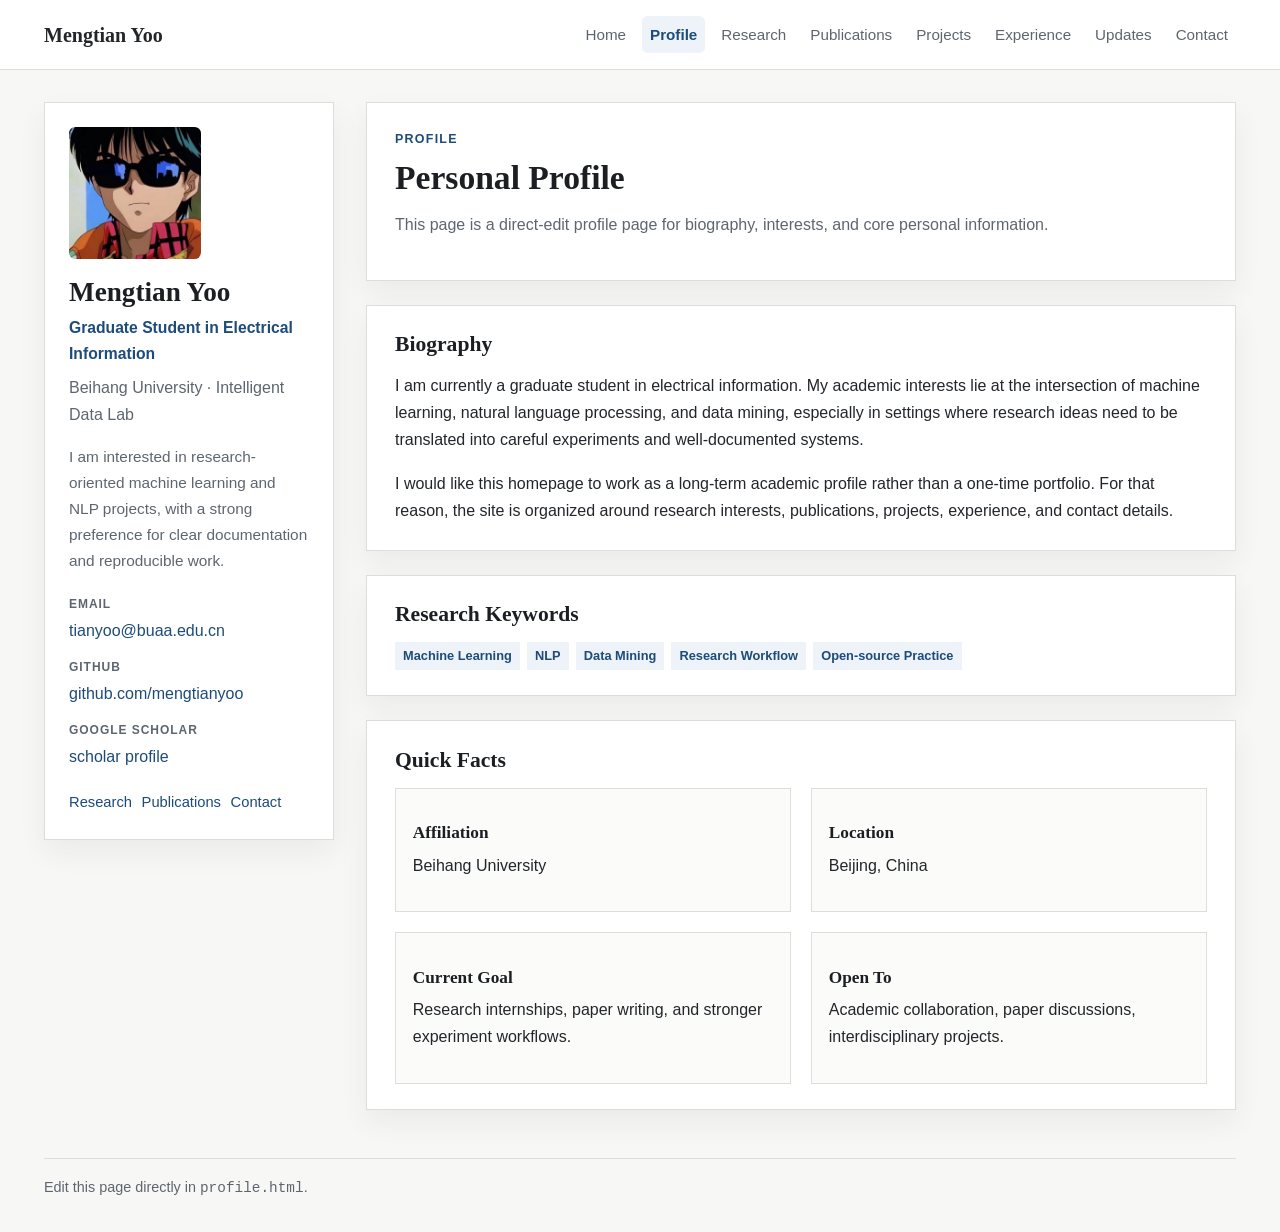
<file: profile.html>
<!DOCTYPE html>
<html lang="zh-CN">
	<head>
		<meta charset="utf-8" />
		<meta name="viewport" content="width=device-width, initial-scale=1" />
		<title>Mengtian Yoo | Profile</title>
		<meta
			name="description"
			content="Profile page for academic biography, education, interests, and basic information."
		/>
		<link rel="stylesheet" href="assets/css/fontawesome-all.min.css" />
		<link rel="stylesheet" href="assets/css/academic.css" />
	</head>
	<body>
		<header class="masthead">
			<div class="masthead-inner">
				<a class="site-title" href="index.html">Mengtian Yoo</a>
				<nav class="site-nav" aria-label="Primary navigation">
					<a href="index.html">Home</a>
					<a class="is-active" href="profile.html">Profile</a>
					<a href="about.html">Research</a>
					<a href="publications.html">Publications</a>
					<a href="projects.html">Projects</a>
					<a href="experience.html">Experience</a>
					<a href="updates.html">Updates</a>
					<a href="contact.html">Contact</a>
				</nav>
			</div>
		</header>

		<div class="site-shell">
			<aside class="sidebar">
				<img class="avatar" src="images/avatar.jpg" alt="Portrait of Mengtian Yoo" />
				<h1 class="sidebar-name">Mengtian Yoo</h1>
				<p class="sidebar-role">Graduate Student in Electrical Information</p>
				<p class="sidebar-affiliation">Beihang University · Intelligent Data Lab</p>
				<p class="sidebar-bio">
					I am interested in research-oriented machine learning and NLP projects,
					with a strong preference for clear documentation and reproducible work.
				</p>

				<dl class="sidebar-list">
					<div>
						<dt>Email</dt>
						<dd><a href="mailto:tianyoo@buaa.edu.cn">tianyoo@buaa.edu.cn</a></dd>
					</div>
					<div>
						<dt>GitHub</dt>
						<dd><a href="https://github.com/mengtianyoo">github.com/mengtianyoo</a></dd>
					</div>
					<div>
						<dt>Google Scholar</dt>
						<dd><a href="#">scholar profile</a></dd>
					</div>
				</dl>

				<div class="sidebar-links">
					<a href="about.html">Research</a>
					<a href="publications.html">Publications</a>
					<a href="contact.html">Contact</a>
				</div>
			</aside>

			<main class="content">
				<article class="page-header">
					<p class="page-kicker">Profile</p>
					<h2 class="page-title">Personal Profile</h2>
					<p class="page-lead">
						This page is a direct-edit profile page for biography, interests, and
						core personal information.
					</p>
				</article>

				<section class="section-block">
					<h3>Biography</h3>
					<p>
						I am currently a graduate student in electrical information. My academic
						interests lie at the intersection of machine learning, natural
						language processing, and data mining, especially in settings where
						research ideas need to be translated into careful experiments and
						well-documented systems.
					</p>
					<p>
						I would like this homepage to work as a long-term academic profile
						rather than a one-time portfolio. For that reason, the site is
						organized around research interests, publications, projects,
						experience, and contact details.
					</p>
				</section>

				<section class="section-block">
					<h3>Research Keywords</h3>
					<div class="tag-list">
						<span class="tag">Machine Learning</span>
						<span class="tag">NLP</span>
						<span class="tag">Data Mining</span>
						<span class="tag">Research Workflow</span>
						<span class="tag">Open-source Practice</span>
					</div>
				</section>

				<section class="section-block">
					<h3>Quick Facts</h3>
					<div class="two-column">
						<div class="soft-box">
							<h4>Affiliation</h4>
							<p>Beihang University</p>
						</div>
						<div class="soft-box">
							<h4>Location</h4>
							<p>Beijing, China</p>
						</div>
						<div class="soft-box">
							<h4>Current Goal</h4>
							<p>Research internships, paper writing, and stronger experiment workflows.</p>
						</div>
						<div class="soft-box">
							<h4>Open To</h4>
							<p>Academic collaboration, paper discussions, interdisciplinary projects.</p>
						</div>
					</div>
				</section>
			</main>
		</div>

		<footer class="footer">
			<div class="footer-inner">Edit this page directly in <code>profile.html</code>.</div>
		</footer>
	</body>
</html>
</file>
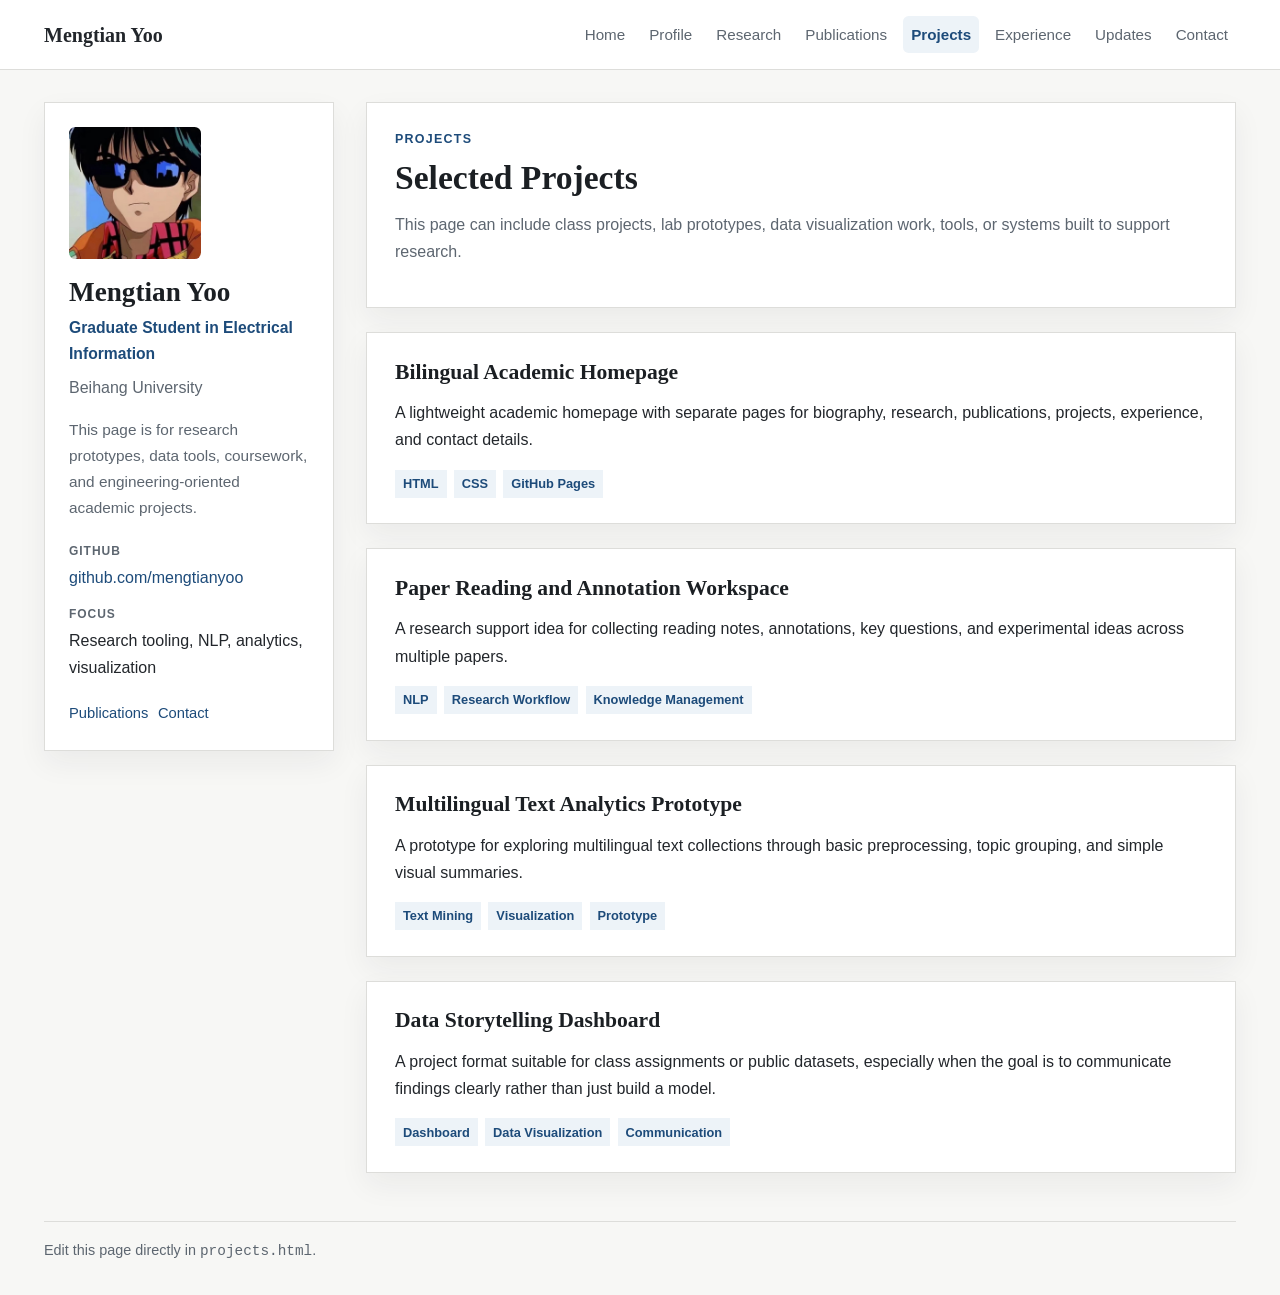
<file: projects.html>
<!DOCTYPE html>
<html lang="zh-CN">
	<head>
		<meta charset="utf-8" />
		<meta name="viewport" content="width=device-width, initial-scale=1" />
		<title>Mengtian Yoo | Projects</title>
		<meta
			name="description"
			content="Projects page for prototypes, data products, and research-related implementations."
		/>
		<link rel="stylesheet" href="assets/css/fontawesome-all.min.css" />
		<link rel="stylesheet" href="assets/css/academic.css" />
	</head>
	<body>
		<header class="masthead">
			<div class="masthead-inner">
				<a class="site-title" href="index.html">Mengtian Yoo</a>
				<nav class="site-nav" aria-label="Primary navigation">
					<a href="index.html">Home</a>
					<a href="profile.html">Profile</a>
					<a href="about.html">Research</a>
					<a href="publications.html">Publications</a>
					<a class="is-active" href="projects.html">Projects</a>
					<a href="experience.html">Experience</a>
					<a href="updates.html">Updates</a>
					<a href="contact.html">Contact</a>
				</nav>
			</div>
		</header>

		<div class="site-shell">
			<aside class="sidebar">
				<img class="avatar" src="images/avatar.jpg" alt="Portrait of Mengtian Yoo" />
				<h1 class="sidebar-name">Mengtian Yoo</h1>
				<p class="sidebar-role">Graduate Student in Electrical Information</p>
				<p class="sidebar-affiliation">Beihang University</p>
				<p class="sidebar-bio">
					This page is for research prototypes, data tools, coursework, and
					engineering-oriented academic projects.
				</p>

				<dl class="sidebar-list">
					<div>
						<dt>GitHub</dt>
						<dd><a href="https://github.com/mengtianyoo">github.com/mengtianyoo</a></dd>
					</div>
					<div>
						<dt>Focus</dt>
						<dd>Research tooling, NLP, analytics, visualization</dd>
					</div>
				</dl>

				<div class="sidebar-links">
					<a href="publications.html">Publications</a>
					<a href="contact.html">Contact</a>
				</div>
			</aside>

			<main class="content">
				<article class="page-header">
					<p class="page-kicker">Projects</p>
					<h2 class="page-title">Selected Projects</h2>
					<p class="page-lead">
						This page can include class projects, lab prototypes, data
						visualization work, tools, or systems built to support research.
					</p>
				</article>

				<section class="section-block">
					<h3>Bilingual Academic Homepage</h3>
					<p>
						A lightweight academic homepage with separate pages for biography,
						research, publications, projects, experience, and contact details.
					</p>
					<div class="tag-list">
						<span class="tag">HTML</span>
						<span class="tag">CSS</span>
						<span class="tag">GitHub Pages</span>
					</div>
				</section>

				<section class="section-block">
					<h3>Paper Reading and Annotation Workspace</h3>
					<p>
						A research support idea for collecting reading notes, annotations,
						key questions, and experimental ideas across multiple papers.
					</p>
					<div class="tag-list">
						<span class="tag">NLP</span>
						<span class="tag">Research Workflow</span>
						<span class="tag">Knowledge Management</span>
					</div>
				</section>

				<section class="section-block">
					<h3>Multilingual Text Analytics Prototype</h3>
					<p>
						A prototype for exploring multilingual text collections through basic
						preprocessing, topic grouping, and simple visual summaries.
					</p>
					<div class="tag-list">
						<span class="tag">Text Mining</span>
						<span class="tag">Visualization</span>
						<span class="tag">Prototype</span>
					</div>
				</section>

				<section class="section-block">
					<h3>Data Storytelling Dashboard</h3>
					<p>
						A project format suitable for class assignments or public datasets,
						especially when the goal is to communicate findings clearly rather
						than just build a model.
					</p>
					<div class="tag-list">
						<span class="tag">Dashboard</span>
						<span class="tag">Data Visualization</span>
						<span class="tag">Communication</span>
					</div>
				</section>
			</main>
		</div>

		<footer class="footer">
			<div class="footer-inner">Edit this page directly in <code>projects.html</code>.</div>
		</footer>
	</body>
</html>
</file>
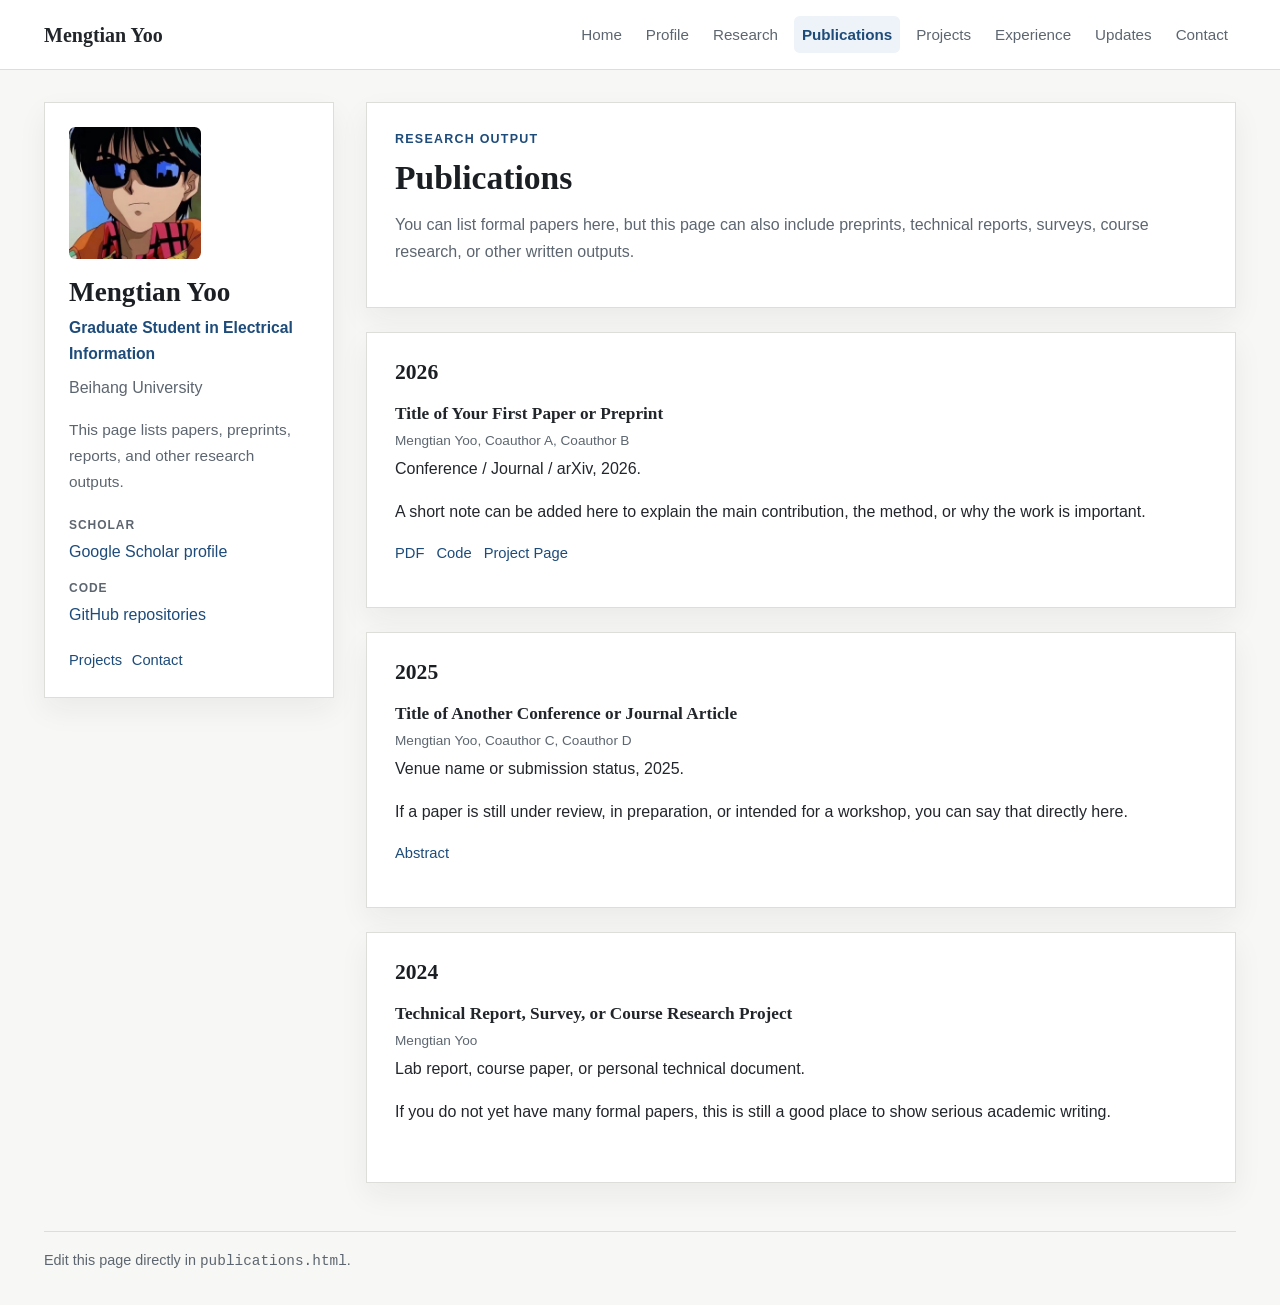
<file: publications.html>
<!DOCTYPE html>
<html lang="zh-CN">
	<head>
		<meta charset="utf-8" />
		<meta name="viewport" content="width=device-width, initial-scale=1" />
		<title>Mengtian Yoo | Publications</title>
		<meta
			name="description"
			content="Publication list page for papers, preprints, reports, and research outputs."
		/>
		<link rel="stylesheet" href="assets/css/fontawesome-all.min.css" />
		<link rel="stylesheet" href="assets/css/academic.css" />
	</head>
	<body>
		<header class="masthead">
			<div class="masthead-inner">
				<a class="site-title" href="index.html">Mengtian Yoo</a>
				<nav class="site-nav" aria-label="Primary navigation">
					<a href="index.html">Home</a>
					<a href="profile.html">Profile</a>
					<a href="about.html">Research</a>
					<a class="is-active" href="publications.html">Publications</a>
					<a href="projects.html">Projects</a>
					<a href="experience.html">Experience</a>
					<a href="updates.html">Updates</a>
					<a href="contact.html">Contact</a>
				</nav>
			</div>
		</header>

		<div class="site-shell">
			<aside class="sidebar">
				<img class="avatar" src="images/avatar.jpg" alt="Portrait of Mengtian Yoo" />
				<h1 class="sidebar-name">Mengtian Yoo</h1>
				<p class="sidebar-role">Graduate Student in Electrical Information</p>
				<p class="sidebar-affiliation">Beihang University</p>
				<p class="sidebar-bio">
					This page lists papers, preprints, reports, and other research outputs.
				</p>

				<dl class="sidebar-list">
					<div>
						<dt>Scholar</dt>
						<dd><a href="#">Google Scholar profile</a></dd>
					</div>
					<div>
						<dt>Code</dt>
						<dd><a href="https://github.com/mengtianyoo">GitHub repositories</a></dd>
					</div>
				</dl>

				<div class="sidebar-links">
					<a href="projects.html">Projects</a>
					<a href="contact.html">Contact</a>
				</div>
			</aside>

			<main class="content">
				<article class="page-header">
					<p class="page-kicker">Research Output</p>
					<h2 class="page-title">Publications</h2>
					<p class="page-lead">
						You can list formal papers here, but this page can also include
						preprints, technical reports, surveys, course research, or other
						written outputs.
					</p>
				</article>

				<section class="section-block">
					<h3>2026</h3>
					<ul class="publication-list">
						<li>
							<div class="item-title">Title of Your First Paper or Preprint</div>
							<span class="item-meta">Mengtian Yoo, Coauthor A, Coauthor B</span>
							<p>Conference / Journal / arXiv, 2026.</p>
							<p>
								A short note can be added here to explain the main contribution,
								the method, or why the work is important.
							</p>
							<div class="inline-links">
								<a href="#">PDF</a>
								<a href="#">Code</a>
								<a href="#">Project Page</a>
							</div>
						</li>
					</ul>
				</section>

				<section class="section-block">
					<h3>2025</h3>
					<ul class="publication-list">
						<li>
							<div class="item-title">Title of Another Conference or Journal Article</div>
							<span class="item-meta">Mengtian Yoo, Coauthor C, Coauthor D</span>
							<p>Venue name or submission status, 2025.</p>
							<p>
								If a paper is still under review, in preparation, or intended for
								a workshop, you can say that directly here.
							</p>
							<div class="inline-links">
								<a href="#">Abstract</a>
							</div>
						</li>
					</ul>
				</section>

				<section class="section-block">
					<h3>2024</h3>
					<ul class="publication-list">
						<li>
							<div class="item-title">Technical Report, Survey, or Course Research Project</div>
							<span class="item-meta">Mengtian Yoo</span>
							<p>Lab report, course paper, or personal technical document.</p>
							<p>
								If you do not yet have many formal papers, this is still a good
								place to show serious academic writing.
							</p>
						</li>
					</ul>
				</section>
			</main>
		</div>

		<footer class="footer">
			<div class="footer-inner">Edit this page directly in <code>publications.html</code>.</div>
		</footer>
	</body>
</html>
</file>
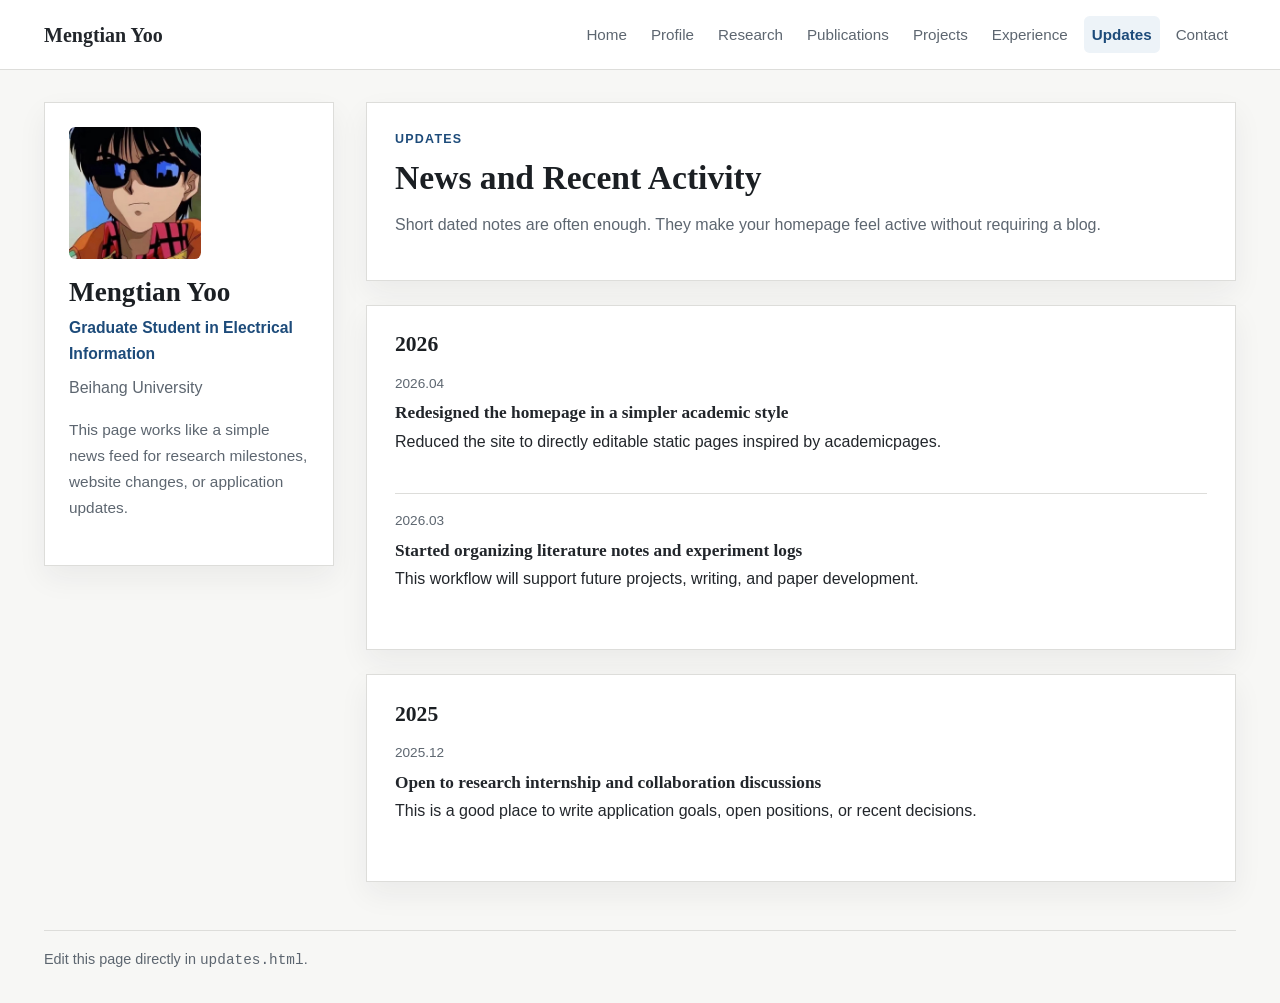
<file: updates.html>
<!DOCTYPE html>
<html lang="zh-CN">
	<head>
		<meta charset="utf-8" />
		<meta name="viewport" content="width=device-width, initial-scale=1" />
		<title>Mengtian Yoo | Updates</title>
		<meta
			name="description"
			content="News and updates page for recent activity, progress, and announcements."
		/>
		<link rel="stylesheet" href="assets/css/fontawesome-all.min.css" />
		<link rel="stylesheet" href="assets/css/academic.css" />
	</head>
	<body>
		<header class="masthead">
			<div class="masthead-inner">
				<a class="site-title" href="index.html">Mengtian Yoo</a>
				<nav class="site-nav" aria-label="Primary navigation">
					<a href="index.html">Home</a>
					<a href="profile.html">Profile</a>
					<a href="about.html">Research</a>
					<a href="publications.html">Publications</a>
					<a href="projects.html">Projects</a>
					<a href="experience.html">Experience</a>
					<a class="is-active" href="updates.html">Updates</a>
					<a href="contact.html">Contact</a>
				</nav>
			</div>
		</header>

		<div class="site-shell">
			<aside class="sidebar">
				<img class="avatar" src="images/avatar.jpg" alt="Portrait of Mengtian Yoo" />
				<h1 class="sidebar-name">Mengtian Yoo</h1>
				<p class="sidebar-role">Graduate Student in Electrical Information</p>
				<p class="sidebar-affiliation">Beihang University</p>
				<p class="sidebar-bio">
					This page works like a simple news feed for research milestones,
					website changes, or application updates.
				</p>
			</aside>

			<main class="content">
				<article class="page-header">
					<p class="page-kicker">Updates</p>
					<h2 class="page-title">News and Recent Activity</h2>
					<p class="page-lead">
						Short dated notes are often enough. They make your homepage feel
						active without requiring a blog.
					</p>
				</article>

				<section class="section-block">
					<h3>2026</h3>
					<ul class="news-list">
						<li>
							<span class="item-date">2026.04</span>
							<div class="item-title">Redesigned the homepage in a simpler academic style</div>
							<p>Reduced the site to directly editable static pages inspired by academicpages.</p>
						</li>
						<li>
							<span class="item-date">2026.03</span>
							<div class="item-title">Started organizing literature notes and experiment logs</div>
							<p>This workflow will support future projects, writing, and paper development.</p>
						</li>
					</ul>
				</section>

				<section class="section-block">
					<h3>2025</h3>
					<ul class="news-list">
						<li>
							<span class="item-date">2025.12</span>
							<div class="item-title">Open to research internship and collaboration discussions</div>
							<p>This is a good place to write application goals, open positions, or recent decisions.</p>
						</li>
					</ul>
				</section>
			</main>
		</div>

		<footer class="footer">
			<div class="footer-inner">Edit this page directly in <code>updates.html</code>.</div>
		</footer>
	</body>
</html>
</file>
<file: assets/css/academic.css>
:root {
	--bg: #f7f7f5;
	--surface: #ffffff;
	--surface-soft: #fbfbfa;
	--line: #ddddda;
	--line-strong: #c7c7c2;
	--text: #22262b;
	--muted: #5d6670;
	--accent: #1d4b7a;
	--accent-soft: #edf3f8;
	--serif: Georgia, "Times New Roman", Times, serif;
	--sans: -apple-system, BlinkMacSystemFont, "Segoe UI", Helvetica, Arial, sans-serif;
	--shadow: 0 12px 28px rgba(34, 38, 43, 0.06);
}

* {
	box-sizing: border-box;
}

html {
	scroll-behavior: smooth;
}

body {
	margin: 0;
	background: var(--bg);
	color: var(--text);
	font-family: var(--sans);
	line-height: 1.7;
}

a {
	color: var(--accent);
	text-decoration: none;
}

a:hover {
	text-decoration: underline;
}

img {
	display: block;
	max-width: 100%;
}

h1,
h2,
h3,
h4 {
	margin: 0;
	font-family: var(--serif);
	font-weight: 700;
	line-height: 1.25;
	color: #1b1f23;
}

p {
	margin: 0 0 1rem;
}

ul,
ol {
	margin: 0;
	padding-left: 1.2rem;
}

li + li {
	margin-top: 0.45rem;
}

.masthead {
	border-bottom: 1px solid var(--line);
	background: rgba(255, 255, 255, 0.94);
	backdrop-filter: blur(8px);
}

.masthead-inner {
	max-width: 1240px;
	margin: 0 auto;
	padding: 1rem 1.5rem;
	display: flex;
	align-items: center;
	justify-content: space-between;
	gap: 1rem;
}

.site-title {
	font-family: var(--serif);
	font-size: 1.25rem;
	font-weight: 700;
	color: var(--text);
}

.site-nav {
	display: flex;
	flex-wrap: wrap;
	gap: 0.25rem 0.5rem;
}

.site-nav a {
	padding: 0.35rem 0.5rem;
	border-radius: 0.35rem;
	color: var(--muted);
	font-size: 0.95rem;
}

.site-nav a.is-active {
	background: var(--accent-soft);
	color: var(--accent);
	font-weight: 600;
}

.site-shell {
	max-width: 1240px;
	margin: 0 auto;
	padding: 2rem 1.5rem 3rem;
	display: grid;
	grid-template-columns: 290px minmax(0, 1fr);
	gap: 2rem;
}

.sidebar {
	align-self: start;
	position: sticky;
	top: 1.5rem;
	background: var(--surface);
	border: 1px solid var(--line);
	padding: 1.5rem;
	box-shadow: var(--shadow);
}

.avatar {
	width: 132px;
	height: 132px;
	border-radius: 0.4rem;
	object-fit: cover;
	margin-bottom: 1rem;
}

.sidebar-name {
	font-size: 1.7rem;
	margin-bottom: 0.35rem;
}

.sidebar-role {
	margin-bottom: 0.35rem;
	font-size: 0.98rem;
	font-weight: 600;
	color: var(--accent);
}

.sidebar-affiliation {
	margin-bottom: 1rem;
	color: var(--muted);
}

.sidebar-bio {
	margin-bottom: 1.25rem;
	font-size: 0.96rem;
	color: var(--muted);
}

.sidebar-list {
	margin: 0 0 1.25rem;
	display: grid;
	gap: 0.8rem;
}

.sidebar-list div {
	display: grid;
	gap: 0.15rem;
}

.sidebar-list dt {
	font-size: 0.75rem;
	font-weight: 700;
	letter-spacing: 0.08em;
	text-transform: uppercase;
	color: var(--muted);
}

.sidebar-list dd {
	margin: 0;
}

.sidebar-links {
	display: flex;
	flex-wrap: wrap;
	gap: 0.4rem 0.6rem;
}

.sidebar-links a {
	font-size: 0.92rem;
}

.content {
	display: grid;
	gap: 1.5rem;
}

.page-header,
.section-block {
	background: var(--surface);
	border: 1px solid var(--line);
	padding: 1.6rem 1.75rem;
	box-shadow: var(--shadow);
}

.page-kicker {
	margin-bottom: 0.45rem;
	font-size: 0.78rem;
	font-weight: 700;
	letter-spacing: 0.1em;
	text-transform: uppercase;
	color: var(--accent);
}

.page-title {
	font-size: 2.1rem;
	margin-bottom: 0.75rem;
}

.page-lead {
	max-width: 58rem;
	color: var(--muted);
	font-size: 1rem;
}

.section-block h3 {
	margin-bottom: 0.85rem;
	font-size: 1.35rem;
}

.section-block h4 {
	margin: 1.1rem 0 0.5rem;
	font-size: 1.08rem;
}

.section-block > :last-child {
	margin-bottom: 0;
}

.two-column {
	display: grid;
	grid-template-columns: repeat(2, minmax(0, 1fr));
	gap: 1.25rem;
}

.soft-box {
	background: var(--surface-soft);
	border: 1px solid var(--line);
	padding: 1rem 1.05rem;
}

.news-list,
.publication-list,
.entry-list {
	list-style: none;
	padding: 0;
}

.news-list li,
.publication-list li,
.entry-list li {
	padding: 0.95rem 0;
	border-top: 1px solid var(--line);
}

.news-list li:first-child,
.publication-list li:first-child,
.entry-list li:first-child {
	padding-top: 0;
	border-top: 0;
}

.item-date,
.item-meta {
	display: block;
	margin-bottom: 0.2rem;
	font-size: 0.85rem;
	color: var(--muted);
}

.item-title {
	font-family: var(--serif);
	font-size: 1.08rem;
	font-weight: 700;
	color: var(--text);
}

.tag-list {
	display: flex;
	flex-wrap: wrap;
	gap: 0.45rem;
	margin-top: 0.8rem;
}

.tag {
	display: inline-flex;
	padding: 0.2rem 0.5rem;
	background: var(--accent-soft);
	color: var(--accent);
	font-size: 0.8rem;
	font-weight: 600;
}

.inline-links {
	display: flex;
	flex-wrap: wrap;
	gap: 0.75rem;
	margin-top: 0.8rem;
}

.inline-links a {
	font-size: 0.92rem;
}

.highlight-list {
	display: grid;
	gap: 0.8rem;
}

.highlight-list .soft-box p:last-child {
	margin-bottom: 0;
}

.footer {
	max-width: 1240px;
	margin: 0 auto 2rem;
	padding: 0 1.5rem;
	color: var(--muted);
	font-size: 0.9rem;
}

.footer-inner {
	border-top: 1px solid var(--line);
	padding-top: 1rem;
}

@media (max-width: 960px) {
	.site-shell {
		grid-template-columns: 1fr;
	}

	.sidebar {
		position: static;
	}

	.two-column {
		grid-template-columns: 1fr;
	}
}

@media (max-width: 720px) {
	.masthead-inner {
		padding: 0.9rem 1rem;
		flex-direction: column;
		align-items: flex-start;
	}

	.site-shell {
		padding: 1rem 1rem 2.5rem;
	}

	.page-header,
	.section-block,
	.sidebar {
		padding: 1.2rem;
	}

	.page-title {
		font-size: 1.7rem;
	}

	.site-nav {
		overflow-x: auto;
		width: 100%;
		padding-bottom: 0.2rem;
	}
}
</file>
<file: assets/css/main.css>
@import url("fontawesome-all.min.css");
@import url("https://fonts.googleapis.com/css?family=Source+Sans+Pro:400,400italic");

/*
	Strata by HTML5 UP
	html5up.net | @ajlkn
	Free for personal and commercial use under the CCA 3.0 license (html5up.net/license)
*/

html, body, div, span, applet, object,
iframe, h1, h2, h3, h4, h5, h6, p, blockquote,
pre, a, abbr, acronym, address, big, cite,
code, del, dfn, em, img, ins, kbd, q, s, samp,
small, strike, strong, sub, sup, tt, var, b,
u, i, center, dl, dt, dd, ol, ul, li, fieldset,
form, label, legend, table, caption, tbody,
tfoot, thead, tr, th, td, article, aside,
canvas, details, embed, figure, figcaption,
footer, header, hgroup, menu, nav, output, ruby,
section, summary, time, mark, audio, video {
	margin: 0;
	padding: 0;
	border: 0;
	font-size: 100%;
	font: inherit;
	vertical-align: baseline;}

article, aside, details, figcaption, figure,
footer, header, hgroup, menu, nav, section {
	display: block;}

body {
	line-height: 1;
}

ol, ul {
	list-style: none;
}

blockquote, q {
	quotes: none;
}

	blockquote:before, blockquote:after, q:before, q:after {
		content: '';
		content: none;
	}

table {
	border-collapse: collapse;
	border-spacing: 0;
}

body {
	-webkit-text-size-adjust: none;
}

mark {
	background-color: transparent;
	color: inherit;
}

input::-moz-focus-inner {
	border: 0;
	padding: 0;
}

input, select, textarea {
	-moz-appearance: none;
	-webkit-appearance: none;
	-ms-appearance: none;
	appearance: none;
}

/* Basic */

	html {
		box-sizing: border-box;
	}

	*, *:before, *:after {
		box-sizing: inherit;
	}

	body {
		background: #fff;
	}

		body.is-preload *, body.is-preload *:before, body.is-preload *:after {
			-moz-animation: none !important;
			-webkit-animation: none !important;
			-ms-animation: none !important;
			animation: none !important;
			-moz-transition: none !important;
			-webkit-transition: none !important;
			-ms-transition: none !important;
			transition: none !important;
		}

	body, input, select, textarea {
		color: #a2a2a2;
		font-family: "Source Sans Pro", Helvetica, sans-serif;
		font-size: 16pt;
		font-weight: 400;
		line-height: 1.75em;
	}

	a {
		-moz-transition: color 0.2s ease-in-out, border-color 0.2s ease-in-out;
		-webkit-transition: color 0.2s ease-in-out, border-color 0.2s ease-in-out;
		-ms-transition: color 0.2s ease-in-out, border-color 0.2s ease-in-out;
		transition: color 0.2s ease-in-out, border-color 0.2s ease-in-out;
		border-bottom: dotted 1px;
		color: #49bf9d;
		text-decoration: none;
	}

		a:hover {
			border-bottom-color: transparent;
			color: #49bf9d !important;
			text-decoration: none;
		}

	strong, b {
		color: #787878;
		font-weight: 400;
	}

	em, i {
		font-style: italic;
	}

	p {
		margin: 0 0 2em 0;
	}

	h1, h2, h3, h4, h5, h6 {
		color: #787878;
		font-weight: 400;
		line-height: 1em;
		margin: 0 0 1em 0;
	}

		h1 a, h2 a, h3 a, h4 a, h5 a, h6 a {
			color: inherit;
			text-decoration: none;
		}

	h1 {
		font-size: 2em;
		line-height: 1.5em;
	}

	h2 {
		font-size: 1.5em;
		line-height: 1.5em;
	}

	h3 {
		font-size: 1.25em;
		line-height: 1.5em;
	}

	h4 {
		font-size: 1.1em;
		line-height: 1.5em;
	}

	h5 {
		font-size: 0.9em;
		line-height: 1.5em;
	}

	h6 {
		font-size: 0.7em;
		line-height: 1.5em;
	}

	sub {
		font-size: 0.8em;
		position: relative;
		top: 0.5em;
	}

	sup {
		font-size: 0.8em;
		position: relative;
		top: -0.5em;
	}

	hr {
		border: 0;
		border-bottom: solid 2px #efefef;
		margin: 2em 0;
	}

		hr.major {
			margin: 3em 0;
		}

	blockquote {
		border-left: solid 6px #efefef;
		font-style: italic;
		margin: 0 0 2em 0;
		padding: 0.5em 0 0.5em 1.5em;
	}

	code {
		background: #f7f7f7;
		border-radius: 0.35em;
		border: solid 2px #efefef;
		font-family: "Courier New", monospace;
		font-size: 0.9em;
		margin: 0 0.25em;
		padding: 0.25em 0.65em;
	}

	pre {
		-webkit-overflow-scrolling: touch;
		font-family: "Courier New", monospace;
		font-size: 0.9em;
		margin: 0 0 2em 0;
	}

		pre code {
			display: block;
			line-height: 1.75em;
			padding: 1em 1.5em;
			overflow-x: auto;
		}

	.align-left {
		text-align: left;
	}

	.align-center {
		text-align: center;
	}

	.align-right {
		text-align: right;
	}

/* Container */

	.container {
		margin: 0 auto;
		max-width: calc(100% - 4em);
		width: 100%;
	}

		.container.xsmall {
			width: 25%;
		}

		.container.small {
			width: 50%;
		}

		.container.medium {
			width: 75%;
		}

		.container.large {
			width: 125%;
		}

		.container.xlarge {
			width: 150%;
		}

		.container.max {
			width: 100%;
		}

		@media screen and (max-width: 980px) {

			.container {
				width: 100% !important;
				max-width: 100% !important;
			}

		}

		@media screen and (max-width: 480px) {

			.container {
				max-width: calc(100% - 3em);
			}

		}

/* Row */

	.row {
		display: flex;
		flex-wrap: wrap;
		box-sizing: border-box;
		align-items: stretch;
	}

		.row > * {
			box-sizing: border-box;
		}

		.row.gtr-uniform > * > :last-child {
			margin-bottom: 0;
		}

		.row.aln-left {
			justify-content: flex-start;
		}

		.row.aln-center {
			justify-content: center;
		}

		.row.aln-right {
			justify-content: flex-end;
		}

		.row.aln-top {
			align-items: flex-start;
		}

		.row.aln-middle {
			align-items: center;
		}

		.row.aln-bottom {
			align-items: flex-end;
		}

		.row > .imp {
			order: -1;
		}

		.row > .col-1 {
			width: 8.33333%;
		}

		.row > .off-1 {
			margin-left: 8.33333%;
		}

		.row > .col-2 {
			width: 16.66667%;
		}

		.row > .off-2 {
			margin-left: 16.66667%;
		}

		.row > .col-3 {
			width: 25%;
		}

		.row > .off-3 {
			margin-left: 25%;
		}

		.row > .col-4 {
			width: 33.33333%;
		}

		.row > .off-4 {
			margin-left: 33.33333%;
		}

		.row > .col-5 {
			width: 41.66667%;
		}

		.row > .off-5 {
			margin-left: 41.66667%;
		}

		.row > .col-6 {
			width: 50%;
		}

		.row > .off-6 {
			margin-left: 50%;
		}

		.row > .col-7 {
			width: 58.33333%;
		}

		.row > .off-7 {
			margin-left: 58.33333%;
		}

		.row > .col-8 {
			width: 66.66667%;
		}

		.row > .off-8 {
			margin-left: 66.66667%;
		}

		.row > .col-9 {
			width: 75%;
		}

		.row > .off-9 {
			margin-left: 75%;
		}

		.row > .col-10 {
			width: 83.33333%;
		}

		.row > .off-10 {
			margin-left: 83.33333%;
		}

		.row > .col-11 {
			width: 91.66667%;
		}

		.row > .off-11 {
			margin-left: 91.66667%;
		}

		.row > .col-12 {
			width: 100%;
		}

		.row > .off-12 {
			margin-left: 100%;
		}

		.row.gtr-0 {
			margin-top: 0;
			margin-left: 0em;
		}

			.row.gtr-0 > * {
				padding: 0 0 0 0em;
			}

			.row.gtr-0.gtr-uniform {
				margin-top: 0em;
			}

				.row.gtr-0.gtr-uniform > * {
					padding-top: 0em;
				}

		.row.gtr-25 {
			margin-top: 0;
			margin-left: -0.625em;
		}

			.row.gtr-25 > * {
				padding: 0 0 0 0.625em;
			}

			.row.gtr-25.gtr-uniform {
				margin-top: -0.625em;
			}

				.row.gtr-25.gtr-uniform > * {
					padding-top: 0.625em;
				}

		.row.gtr-50 {
			margin-top: 0;
			margin-left: -1.25em;
		}

			.row.gtr-50 > * {
				padding: 0 0 0 1.25em;
			}

			.row.gtr-50.gtr-uniform {
				margin-top: -1.25em;
			}

				.row.gtr-50.gtr-uniform > * {
					padding-top: 1.25em;
				}

		.row {
			margin-top: 0;
			margin-left: -2.5em;
		}

			.row > * {
				padding: 0 0 0 2.5em;
			}

			.row.gtr-uniform {
				margin-top: -2.5em;
			}

				.row.gtr-uniform > * {
					padding-top: 2.5em;
				}

		.row.gtr-150 {
			margin-top: 0;
			margin-left: -3.75em;
		}

			.row.gtr-150 > * {
				padding: 0 0 0 3.75em;
			}

			.row.gtr-150.gtr-uniform {
				margin-top: -3.75em;
			}

				.row.gtr-150.gtr-uniform > * {
					padding-top: 3.75em;
				}

		.row.gtr-200 {
			margin-top: 0;
			margin-left: -5em;
		}

			.row.gtr-200 > * {
				padding: 0 0 0 5em;
			}

			.row.gtr-200.gtr-uniform {
				margin-top: -5em;
			}

				.row.gtr-200.gtr-uniform > * {
					padding-top: 5em;
				}

		@media screen and (max-width: 1800px) {

			.row {
				display: flex;
				flex-wrap: wrap;
				box-sizing: border-box;
				align-items: stretch;
			}

				.row > * {
					box-sizing: border-box;
				}

				.row.gtr-uniform > * > :last-child {
					margin-bottom: 0;
				}

				.row.aln-left {
					justify-content: flex-start;
				}

				.row.aln-center {
					justify-content: center;
				}

				.row.aln-right {
					justify-content: flex-end;
				}

				.row.aln-top {
					align-items: flex-start;
				}

				.row.aln-middle {
					align-items: center;
				}

				.row.aln-bottom {
					align-items: flex-end;
				}

				.row > .imp-xlarge {
					order: -1;
				}

				.row > .col-1-xlarge {
					width: 8.33333%;
				}

				.row > .off-1-xlarge {
					margin-left: 8.33333%;
				}

				.row > .col-2-xlarge {
					width: 16.66667%;
				}

				.row > .off-2-xlarge {
					margin-left: 16.66667%;
				}

				.row > .col-3-xlarge {
					width: 25%;
				}

				.row > .off-3-xlarge {
					margin-left: 25%;
				}

				.row > .col-4-xlarge {
					width: 33.33333%;
				}

				.row > .off-4-xlarge {
					margin-left: 33.33333%;
				}

				.row > .col-5-xlarge {
					width: 41.66667%;
				}

				.row > .off-5-xlarge {
					margin-left: 41.66667%;
				}

				.row > .col-6-xlarge {
					width: 50%;
				}

				.row > .off-6-xlarge {
					margin-left: 50%;
				}

				.row > .col-7-xlarge {
					width: 58.33333%;
				}

				.row > .off-7-xlarge {
					margin-left: 58.33333%;
				}

				.row > .col-8-xlarge {
					width: 66.66667%;
				}

				.row > .off-8-xlarge {
					margin-left: 66.66667%;
				}

				.row > .col-9-xlarge {
					width: 75%;
				}

				.row > .off-9-xlarge {
					margin-left: 75%;
				}

				.row > .col-10-xlarge {
					width: 83.33333%;
				}

				.row > .off-10-xlarge {
					margin-left: 83.33333%;
				}

				.row > .col-11-xlarge {
					width: 91.66667%;
				}

				.row > .off-11-xlarge {
					margin-left: 91.66667%;
				}

				.row > .col-12-xlarge {
					width: 100%;
				}

				.row > .off-12-xlarge {
					margin-left: 100%;
				}

				.row.gtr-0 {
					margin-top: 0;
					margin-left: 0em;
				}

					.row.gtr-0 > * {
						padding: 0 0 0 0em;
					}

					.row.gtr-0.gtr-uniform {
						margin-top: 0em;
					}

						.row.gtr-0.gtr-uniform > * {
							padding-top: 0em;
						}

				.row.gtr-25 {
					margin-top: 0;
					margin-left: -0.625em;
				}

					.row.gtr-25 > * {
						padding: 0 0 0 0.625em;
					}

					.row.gtr-25.gtr-uniform {
						margin-top: -0.625em;
					}

						.row.gtr-25.gtr-uniform > * {
							padding-top: 0.625em;
						}

				.row.gtr-50 {
					margin-top: 0;
					margin-left: -1.25em;
				}

					.row.gtr-50 > * {
						padding: 0 0 0 1.25em;
					}

					.row.gtr-50.gtr-uniform {
						margin-top: -1.25em;
					}

						.row.gtr-50.gtr-uniform > * {
							padding-top: 1.25em;
						}

				.row {
					margin-top: 0;
					margin-left: -2.5em;
				}

					.row > * {
						padding: 0 0 0 2.5em;
					}

					.row.gtr-uniform {
						margin-top: -2.5em;
					}

						.row.gtr-uniform > * {
							padding-top: 2.5em;
						}

				.row.gtr-150 {
					margin-top: 0;
					margin-left: -3.75em;
				}

					.row.gtr-150 > * {
						padding: 0 0 0 3.75em;
					}

					.row.gtr-150.gtr-uniform {
						margin-top: -3.75em;
					}

						.row.gtr-150.gtr-uniform > * {
							padding-top: 3.75em;
						}

				.row.gtr-200 {
					margin-top: 0;
					margin-left: -5em;
				}

					.row.gtr-200 > * {
						padding: 0 0 0 5em;
					}

					.row.gtr-200.gtr-uniform {
						margin-top: -5em;
					}

						.row.gtr-200.gtr-uniform > * {
							padding-top: 5em;
						}

		}

		@media screen and (max-width: 1280px) {

			.row {
				display: flex;
				flex-wrap: wrap;
				box-sizing: border-box;
				align-items: stretch;
			}

				.row > * {
					box-sizing: border-box;
				}

				.row.gtr-uniform > * > :last-child {
					margin-bottom: 0;
				}

				.row.aln-left {
					justify-content: flex-start;
				}

				.row.aln-center {
					justify-content: center;
				}

				.row.aln-right {
					justify-content: flex-end;
				}

				.row.aln-top {
					align-items: flex-start;
				}

				.row.aln-middle {
					align-items: center;
				}

				.row.aln-bottom {
					align-items: flex-end;
				}

				.row > .imp-large {
					order: -1;
				}

				.row > .col-1-large {
					width: 8.33333%;
				}

				.row > .off-1-large {
					margin-left: 8.33333%;
				}

				.row > .col-2-large {
					width: 16.66667%;
				}

				.row > .off-2-large {
					margin-left: 16.66667%;
				}

				.row > .col-3-large {
					width: 25%;
				}

				.row > .off-3-large {
					margin-left: 25%;
				}

				.row > .col-4-large {
					width: 33.33333%;
				}

				.row > .off-4-large {
					margin-left: 33.33333%;
				}

				.row > .col-5-large {
					width: 41.66667%;
				}

				.row > .off-5-large {
					margin-left: 41.66667%;
				}

				.row > .col-6-large {
					width: 50%;
				}

				.row > .off-6-large {
					margin-left: 50%;
				}

				.row > .col-7-large {
					width: 58.33333%;
				}

				.row > .off-7-large {
					margin-left: 58.33333%;
				}

				.row > .col-8-large {
					width: 66.66667%;
				}

				.row > .off-8-large {
					margin-left: 66.66667%;
				}

				.row > .col-9-large {
					width: 75%;
				}

				.row > .off-9-large {
					margin-left: 75%;
				}

				.row > .col-10-large {
					width: 83.33333%;
				}

				.row > .off-10-large {
					margin-left: 83.33333%;
				}

				.row > .col-11-large {
					width: 91.66667%;
				}

				.row > .off-11-large {
					margin-left: 91.66667%;
				}

				.row > .col-12-large {
					width: 100%;
				}

				.row > .off-12-large {
					margin-left: 100%;
				}

				.row.gtr-0 {
					margin-top: 0;
					margin-left: 0em;
				}

					.row.gtr-0 > * {
						padding: 0 0 0 0em;
					}

					.row.gtr-0.gtr-uniform {
						margin-top: 0em;
					}

						.row.gtr-0.gtr-uniform > * {
							padding-top: 0em;
						}

				.row.gtr-25 {
					margin-top: 0;
					margin-left: -0.5em;
				}

					.row.gtr-25 > * {
						padding: 0 0 0 0.5em;
					}

					.row.gtr-25.gtr-uniform {
						margin-top: -0.5em;
					}

						.row.gtr-25.gtr-uniform > * {
							padding-top: 0.5em;
						}

				.row.gtr-50 {
					margin-top: 0;
					margin-left: -1em;
				}

					.row.gtr-50 > * {
						padding: 0 0 0 1em;
					}

					.row.gtr-50.gtr-uniform {
						margin-top: -1em;
					}

						.row.gtr-50.gtr-uniform > * {
							padding-top: 1em;
						}

				.row {
					margin-top: 0;
					margin-left: -2em;
				}

					.row > * {
						padding: 0 0 0 2em;
					}

					.row.gtr-uniform {
						margin-top: -2em;
					}

						.row.gtr-uniform > * {
							padding-top: 2em;
						}

				.row.gtr-150 {
					margin-top: 0;
					margin-left: -3em;
				}

					.row.gtr-150 > * {
						padding: 0 0 0 3em;
					}

					.row.gtr-150.gtr-uniform {
						margin-top: -3em;
					}

						.row.gtr-150.gtr-uniform > * {
							padding-top: 3em;
						}

				.row.gtr-200 {
					margin-top: 0;
					margin-left: -4em;
				}

					.row.gtr-200 > * {
						padding: 0 0 0 4em;
					}

					.row.gtr-200.gtr-uniform {
						margin-top: -4em;
					}

						.row.gtr-200.gtr-uniform > * {
							padding-top: 4em;
						}

		}

		@media screen and (max-width: 980px) {

			.row {
				display: flex;
				flex-wrap: wrap;
				box-sizing: border-box;
				align-items: stretch;
			}

				.row > * {
					box-sizing: border-box;
				}

				.row.gtr-uniform > * > :last-child {
					margin-bottom: 0;
				}

				.row.aln-left {
					justify-content: flex-start;
				}

				.row.aln-center {
					justify-content: center;
				}

				.row.aln-right {
					justify-content: flex-end;
				}

				.row.aln-top {
					align-items: flex-start;
				}

				.row.aln-middle {
					align-items: center;
				}

				.row.aln-bottom {
					align-items: flex-end;
				}

				.row > .imp-medium {
					order: -1;
				}

				.row > .col-1-medium {
					width: 8.33333%;
				}

				.row > .off-1-medium {
					margin-left: 8.33333%;
				}

				.row > .col-2-medium {
					width: 16.66667%;
				}

				.row > .off-2-medium {
					margin-left: 16.66667%;
				}

				.row > .col-3-medium {
					width: 25%;
				}

				.row > .off-3-medium {
					margin-left: 25%;
				}

				.row > .col-4-medium {
					width: 33.33333%;
				}

				.row > .off-4-medium {
					margin-left: 33.33333%;
				}

				.row > .col-5-medium {
					width: 41.66667%;
				}

				.row > .off-5-medium {
					margin-left: 41.66667%;
				}

				.row > .col-6-medium {
					width: 50%;
				}

				.row > .off-6-medium {
					margin-left: 50%;
				}

				.row > .col-7-medium {
					width: 58.33333%;
				}

				.row > .off-7-medium {
					margin-left: 58.33333%;
				}

				.row > .col-8-medium {
					width: 66.66667%;
				}

				.row > .off-8-medium {
					margin-left: 66.66667%;
				}

				.row > .col-9-medium {
					width: 75%;
				}

				.row > .off-9-medium {
					margin-left: 75%;
				}

				.row > .col-10-medium {
					width: 83.33333%;
				}

				.row > .off-10-medium {
					margin-left: 83.33333%;
				}

				.row > .col-11-medium {
					width: 91.66667%;
				}

				.row > .off-11-medium {
					margin-left: 91.66667%;
				}

				.row > .col-12-medium {
					width: 100%;
				}

				.row > .off-12-medium {
					margin-left: 100%;
				}

				.row.gtr-0 {
					margin-top: 0;
					margin-left: 0em;
				}

					.row.gtr-0 > * {
						padding: 0 0 0 0em;
					}

					.row.gtr-0.gtr-uniform {
						margin-top: 0em;
					}

						.row.gtr-0.gtr-uniform > * {
							padding-top: 0em;
						}

				.row.gtr-25 {
					margin-top: 0;
					margin-left: -0.5em;
				}

					.row.gtr-25 > * {
						padding: 0 0 0 0.5em;
					}

					.row.gtr-25.gtr-uniform {
						margin-top: -0.5em;
					}

						.row.gtr-25.gtr-uniform > * {
							padding-top: 0.5em;
						}

				.row.gtr-50 {
					margin-top: 0;
					margin-left: -1em;
				}

					.row.gtr-50 > * {
						padding: 0 0 0 1em;
					}

					.row.gtr-50.gtr-uniform {
						margin-top: -1em;
					}

						.row.gtr-50.gtr-uniform > * {
							padding-top: 1em;
						}

				.row {
					margin-top: 0;
					margin-left: -2em;
				}

					.row > * {
						padding: 0 0 0 2em;
					}

					.row.gtr-uniform {
						margin-top: -2em;
					}

						.row.gtr-uniform > * {
							padding-top: 2em;
						}

				.row.gtr-150 {
					margin-top: 0;
					margin-left: -3em;
				}

					.row.gtr-150 > * {
						padding: 0 0 0 3em;
					}

					.row.gtr-150.gtr-uniform {
						margin-top: -3em;
					}

						.row.gtr-150.gtr-uniform > * {
							padding-top: 3em;
						}

				.row.gtr-200 {
					margin-top: 0;
					margin-left: -4em;
				}

					.row.gtr-200 > * {
						padding: 0 0 0 4em;
					}

					.row.gtr-200.gtr-uniform {
						margin-top: -4em;
					}

						.row.gtr-200.gtr-uniform > * {
							padding-top: 4em;
						}

		}

		@media screen and (max-width: 736px) {

			.row {
				display: flex;
				flex-wrap: wrap;
				box-sizing: border-box;
				align-items: stretch;
			}

				.row > * {
					box-sizing: border-box;
				}

				.row.gtr-uniform > * > :last-child {
					margin-bottom: 0;
				}

				.row.aln-left {
					justify-content: flex-start;
				}

				.row.aln-center {
					justify-content: center;
				}

				.row.aln-right {
					justify-content: flex-end;
				}

				.row.aln-top {
					align-items: flex-start;
				}

				.row.aln-middle {
					align-items: center;
				}

				.row.aln-bottom {
					align-items: flex-end;
				}

				.row > .imp-small {
					order: -1;
				}

				.row > .col-1-small {
					width: 8.33333%;
				}

				.row > .off-1-small {
					margin-left: 8.33333%;
				}

				.row > .col-2-small {
					width: 16.66667%;
				}

				.row > .off-2-small {
					margin-left: 16.66667%;
				}

				.row > .col-3-small {
					width: 25%;
				}

				.row > .off-3-small {
					margin-left: 25%;
				}

				.row > .col-4-small {
					width: 33.33333%;
				}

				.row > .off-4-small {
					margin-left: 33.33333%;
				}

				.row > .col-5-small {
					width: 41.66667%;
				}

				.row > .off-5-small {
					margin-left: 41.66667%;
				}

				.row > .col-6-small {
					width: 50%;
				}

				.row > .off-6-small {
					margin-left: 50%;
				}

				.row > .col-7-small {
					width: 58.33333%;
				}

				.row > .off-7-small {
					margin-left: 58.33333%;
				}

				.row > .col-8-small {
					width: 66.66667%;
				}

				.row > .off-8-small {
					margin-left: 66.66667%;
				}

				.row > .col-9-small {
					width: 75%;
				}

				.row > .off-9-small {
					margin-left: 75%;
				}

				.row > .col-10-small {
					width: 83.33333%;
				}

				.row > .off-10-small {
					margin-left: 83.33333%;
				}

				.row > .col-11-small {
					width: 91.66667%;
				}

				.row > .off-11-small {
					margin-left: 91.66667%;
				}

				.row > .col-12-small {
					width: 100%;
				}

				.row > .off-12-small {
					margin-left: 100%;
				}

				.row.gtr-0 {
					margin-top: 0;
					margin-left: 0em;
				}

					.row.gtr-0 > * {
						padding: 0 0 0 0em;
					}

					.row.gtr-0.gtr-uniform {
						margin-top: 0em;
					}

						.row.gtr-0.gtr-uniform > * {
							padding-top: 0em;
						}

				.row.gtr-25 {
					margin-top: 0;
					margin-left: -0.375em;
				}

					.row.gtr-25 > * {
						padding: 0 0 0 0.375em;
					}

					.row.gtr-25.gtr-uniform {
						margin-top: -0.375em;
					}

						.row.gtr-25.gtr-uniform > * {
							padding-top: 0.375em;
						}

				.row.gtr-50 {
					margin-top: 0;
					margin-left: -0.75em;
				}

					.row.gtr-50 > * {
						padding: 0 0 0 0.75em;
					}

					.row.gtr-50.gtr-uniform {
						margin-top: -0.75em;
					}

						.row.gtr-50.gtr-uniform > * {
							padding-top: 0.75em;
						}

				.row {
					margin-top: 0;
					margin-left: -1.5em;
				}

					.row > * {
						padding: 0 0 0 1.5em;
					}

					.row.gtr-uniform {
						margin-top: -1.5em;
					}

						.row.gtr-uniform > * {
							padding-top: 1.5em;
						}

				.row.gtr-150 {
					margin-top: 0;
					margin-left: -2.25em;
				}

					.row.gtr-150 > * {
						padding: 0 0 0 2.25em;
					}

					.row.gtr-150.gtr-uniform {
						margin-top: -2.25em;
					}

						.row.gtr-150.gtr-uniform > * {
							padding-top: 2.25em;
						}

				.row.gtr-200 {
					margin-top: 0;
					margin-left: -3em;
				}

					.row.gtr-200 > * {
						padding: 0 0 0 3em;
					}

					.row.gtr-200.gtr-uniform {
						margin-top: -3em;
					}

						.row.gtr-200.gtr-uniform > * {
							padding-top: 3em;
						}

		}

		@media screen and (max-width: 480px) {

			.row {
				display: flex;
				flex-wrap: wrap;
				box-sizing: border-box;
				align-items: stretch;
			}

				.row > * {
					box-sizing: border-box;
				}

				.row.gtr-uniform > * > :last-child {
					margin-bottom: 0;
				}

				.row.aln-left {
					justify-content: flex-start;
				}

				.row.aln-center {
					justify-content: center;
				}

				.row.aln-right {
					justify-content: flex-end;
				}

				.row.aln-top {
					align-items: flex-start;
				}

				.row.aln-middle {
					align-items: center;
				}

				.row.aln-bottom {
					align-items: flex-end;
				}

				.row > .imp-xsmall {
					order: -1;
				}

				.row > .col-1-xsmall {
					width: 8.33333%;
				}

				.row > .off-1-xsmall {
					margin-left: 8.33333%;
				}

				.row > .col-2-xsmall {
					width: 16.66667%;
				}

				.row > .off-2-xsmall {
					margin-left: 16.66667%;
				}

				.row > .col-3-xsmall {
					width: 25%;
				}

				.row > .off-3-xsmall {
					margin-left: 25%;
				}

				.row > .col-4-xsmall {
					width: 33.33333%;
				}

				.row > .off-4-xsmall {
					margin-left: 33.33333%;
				}

				.row > .col-5-xsmall {
					width: 41.66667%;
				}

				.row > .off-5-xsmall {
					margin-left: 41.66667%;
				}

				.row > .col-6-xsmall {
					width: 50%;
				}

				.row > .off-6-xsmall {
					margin-left: 50%;
				}

				.row > .col-7-xsmall {
					width: 58.33333%;
				}

				.row > .off-7-xsmall {
					margin-left: 58.33333%;
				}

				.row > .col-8-xsmall {
					width: 66.66667%;
				}

				.row > .off-8-xsmall {
					margin-left: 66.66667%;
				}

				.row > .col-9-xsmall {
					width: 75%;
				}

				.row > .off-9-xsmall {
					margin-left: 75%;
				}

				.row > .col-10-xsmall {
					width: 83.33333%;
				}

				.row > .off-10-xsmall {
					margin-left: 83.33333%;
				}

				.row > .col-11-xsmall {
					width: 91.66667%;
				}

				.row > .off-11-xsmall {
					margin-left: 91.66667%;
				}

				.row > .col-12-xsmall {
					width: 100%;
				}

				.row > .off-12-xsmall {
					margin-left: 100%;
				}

				.row.gtr-0 {
					margin-top: 0;
					margin-left: 0em;
				}

					.row.gtr-0 > * {
						padding: 0 0 0 0em;
					}

					.row.gtr-0.gtr-uniform {
						margin-top: 0em;
					}

						.row.gtr-0.gtr-uniform > * {
							padding-top: 0em;
						}

				.row.gtr-25 {
					margin-top: 0;
					margin-left: -0.375em;
				}

					.row.gtr-25 > * {
						padding: 0 0 0 0.375em;
					}

					.row.gtr-25.gtr-uniform {
						margin-top: -0.375em;
					}

						.row.gtr-25.gtr-uniform > * {
							padding-top: 0.375em;
						}

				.row.gtr-50 {
					margin-top: 0;
					margin-left: -0.75em;
				}

					.row.gtr-50 > * {
						padding: 0 0 0 0.75em;
					}

					.row.gtr-50.gtr-uniform {
						margin-top: -0.75em;
					}

						.row.gtr-50.gtr-uniform > * {
							padding-top: 0.75em;
						}

				.row {
					margin-top: 0;
					margin-left: -1.5em;
				}

					.row > * {
						padding: 0 0 0 1.5em;
					}

					.row.gtr-uniform {
						margin-top: -1.5em;
					}

						.row.gtr-uniform > * {
							padding-top: 1.5em;
						}

				.row.gtr-150 {
					margin-top: 0;
					margin-left: -2.25em;
				}

					.row.gtr-150 > * {
						padding: 0 0 0 2.25em;
					}

					.row.gtr-150.gtr-uniform {
						margin-top: -2.25em;
					}

						.row.gtr-150.gtr-uniform > * {
							padding-top: 2.25em;
						}

				.row.gtr-200 {
					margin-top: 0;
					margin-left: -3em;
				}

					.row.gtr-200 > * {
						padding: 0 0 0 3em;
					}

					.row.gtr-200.gtr-uniform {
						margin-top: -3em;
					}

						.row.gtr-200.gtr-uniform > * {
							padding-top: 3em;
						}

		}

/* Section/Article */

	section.special, article.special {
		text-align: center;
	}

	header p {
		color: #b2b2b2;
		position: relative;
		margin: 0 0 1.5em 0;
	}

	header h2 + p {
		font-size: 1.25em;
		margin-top: -1em;
		line-height: 1.5em;
	}

	header h3 + p {
		font-size: 1.1em;
		margin-top: -0.8em;
		line-height: 1.5em;
	}

	header h4 + p,
	header h5 + p,
	header h6 + p {
		font-size: 0.9em;
		margin-top: -0.6em;
		line-height: 1.5em;
	}

	header.major h2 {
		font-size: 2em;
	}

/* Form */

	form {
		margin: 0 0 2em 0;
	}

	label {
		color: #787878;
		display: block;
		font-size: 0.9em;
		font-weight: 400;
		margin: 0 0 1em 0;
	}

	input[type="text"],
	input[type="password"],
	input[type="email"],
	select,
	textarea {
		-moz-appearance: none;
		-webkit-appearance: none;
		-ms-appearance: none;
		appearance: none;
		background: #f7f7f7;
		border-radius: 0.35em;
		border: solid 2px transparent;
		color: inherit;
		display: block;
		outline: 0;
		padding: 0 0.75em;
		text-decoration: none;
		width: 100%;
	}

		input[type="text"]:invalid,
		input[type="password"]:invalid,
		input[type="email"]:invalid,
		select:invalid,
		textarea:invalid {
			box-shadow: none;
		}

		input[type="text"]:focus,
		input[type="password"]:focus,
		input[type="email"]:focus,
		select:focus,
		textarea:focus {
			border-color: #49bf9d;
		}

	select {
		background-image: url("data:image/svg+xml;charset=utf8,%3Csvg xmlns='http://www.w3.org/2000/svg' width='40' height='40' preserveAspectRatio='none' viewBox='0 0 40 40'%3E%3Cpath d='M9.4,12.3l10.4,10.4l10.4-10.4c0.2-0.2,0.5-0.4,0.9-0.4c0.3,0,0.6,0.1,0.9,0.4l3.3,3.3c0.2,0.2,0.4,0.5,0.4,0.9 c0,0.4-0.1,0.6-0.4,0.9L20.7,31.9c-0.2,0.2-0.5,0.4-0.9,0.4c-0.3,0-0.6-0.1-0.9-0.4L4.3,17.3c-0.2-0.2-0.4-0.5-0.4-0.9 c0-0.4,0.1-0.6,0.4-0.9l3.3-3.3c0.2-0.2,0.5-0.4,0.9-0.4S9.1,12.1,9.4,12.3z' fill='%23dfdfdf' /%3E%3C/svg%3E");
		background-size: 1.25rem;
		background-repeat: no-repeat;
		background-position: calc(100% - 1rem) center;
		height: 2.75em;
		padding-right: 2.75em;
		text-overflow: ellipsis;
	}

		select option {
			color: #787878;
			background: #fff;
		}

		select:focus::-ms-value {
			background-color: transparent;
		}

		select::-ms-expand {
			display: none;
		}

	input[type="text"],
	input[type="password"],
	input[type="email"],
	select {
		height: 2.75em;
	}

	textarea {
		padding: 0.75em;
	}

	input[type="checkbox"],
	input[type="radio"] {
		-moz-appearance: none;
		-webkit-appearance: none;
		-ms-appearance: none;
		appearance: none;
		display: block;
		float: left;
		margin-right: -2em;
		opacity: 0;
		width: 1em;
		z-index: -1;
	}

		input[type="checkbox"] + label,
		input[type="radio"] + label {
			text-decoration: none;
			color: #a2a2a2;
			cursor: pointer;
			display: inline-block;
			font-size: 1em;
			font-weight: 400;
			padding-left: 2.4em;
			padding-right: 0.75em;
			position: relative;
		}

			input[type="checkbox"] + label:before,
			input[type="radio"] + label:before {
				-moz-osx-font-smoothing: grayscale;
				-webkit-font-smoothing: antialiased;
				display: inline-block;
				font-style: normal;
				font-variant: normal;
				text-rendering: auto;
				line-height: 1;
				text-transform: none !important;
				font-family: 'Font Awesome 5 Free';
				font-weight: 900;
			}

			input[type="checkbox"] + label:before,
			input[type="radio"] + label:before {
				background: #f7f7f7;
				border-radius: 0.35em;
				border: solid 2px transparent;
				content: '';
				display: inline-block;
				font-size: 0.8em;
				height: 2.0625em;
				left: 0;
				line-height: 1.85625em;
				position: absolute;
				text-align: center;
				top: 0;
				width: 2.0625em;
			}

		input[type="checkbox"]:checked + label:before,
		input[type="radio"]:checked + label:before {
			background: #787878;
			border-color: #787878;
			color: #fff;
			content: '\f00c';
		}

		input[type="checkbox"]:focus + label:before,
		input[type="radio"]:focus + label:before {
			border-color: #49bf9d;
		}

	input[type="checkbox"] + label:before {
		border-radius: 0.35em;
	}

	input[type="radio"] + label:before {
		border-radius: 100%;
	}

	::-webkit-input-placeholder {
		color: #b2b2b2 !important;
		opacity: 1.0;
	}

	:-moz-placeholder {
		color: #b2b2b2 !important;
		opacity: 1.0;
	}

	::-moz-placeholder {
		color: #b2b2b2 !important;
		opacity: 1.0;
	}

	:-ms-input-placeholder {
		color: #b2b2b2 !important;
		opacity: 1.0;
	}

/* Box */

	.box {
		border-radius: 0.35em;
		border: solid 2px #efefef;
		margin-bottom: 2em;
		padding: 1.5em;
	}

		.box > :last-child,
		.box > :last-child > :last-child,
		.box > :last-child > :last-child > :last-child {
			margin-bottom: 0;
		}

		.box.alt {
			border: 0;
			border-radius: 0;
			padding: 0;
		}

/* Icon */

	.icon {
		text-decoration: none;
		border-bottom: none;
		position: relative;
	}

		.icon:before {
			-moz-osx-font-smoothing: grayscale;
			-webkit-font-smoothing: antialiased;
			display: inline-block;
			font-style: normal;
			font-variant: normal;
			text-rendering: auto;
			line-height: 1;
			text-transform: none !important;
			font-family: 'Font Awesome 5 Free';
			font-weight: 400;
		}

		.icon > .label {
			display: none;
		}

		.icon:before {
			line-height: inherit;
		}

		.icon.solid:before {
			font-weight: 900;
		}

		.icon.brands:before {
			font-family: 'Font Awesome 5 Brands';
		}

/* Image */

	.image {
		border-radius: 0.35em;
		border: 0;
		display: inline-block;
		position: relative;
	}

		.image:before {
			-moz-transition: opacity 0.2s ease-in-out;
			-webkit-transition: opacity 0.2s ease-in-out;
			-ms-transition: opacity 0.2s ease-in-out;
			transition: opacity 0.2s ease-in-out;
			background: url("images/overlay.png");
			border-radius: 0.35em;
			content: '';
			display: block;
			height: 100%;
			left: 0;
			opacity: 0.5;
			position: absolute;
			top: 0;
			width: 100%;
		}

		.image.thumb {
			text-align: center;
		}

			.image.thumb:after {
				-moz-transition: opacity 0.2s ease-in-out;
				-webkit-transition: opacity 0.2s ease-in-out;
				-ms-transition: opacity 0.2s ease-in-out;
				transition: opacity 0.2s ease-in-out;
				border-radius: 0.35em;
				border: solid 3px rgba(255, 255, 255, 0.5);
				color: #fff;
				content: 'View';
				display: inline-block;
				font-size: 0.8em;
				font-weight: 400;
				left: 50%;
				line-height: 2.25em;
				margin: -1.25em 0 0 -3em;
				opacity: 0;
				padding: 0 1.5em;
				position: absolute;
				text-align: center;
				text-decoration: none;
				top: 50%;
				white-space: nowrap;
			}

			.image.thumb:hover:after {
				opacity: 1.0;
			}

			.image.thumb:hover:before {
				background: url("images/overlay.png"), url("images/overlay.png");
				opacity: 1.0;
			}

		.image img {
			border-radius: 0.35em;
			display: block;
		}

		.image.left {
			float: left;
			margin: 0 1.5em 1em 0;
			top: 0.25em;
		}

		.image.right {
			float: right;
			margin: 0 0 1em 1.5em;
			top: 0.25em;
		}

		.image.left, .image.right {
			max-width: 40%;
		}

			.image.left img, .image.right img {
				width: 100%;
			}

		.image.fit {
			display: block;
			margin: 0 0 2em 0;
			width: 100%;
		}

			.image.fit img {
				width: 100%;
			}

		.image.avatar {
			border-radius: 100%;
		}

			.image.avatar:before {
				display: none;
			}

			.image.avatar img {
				border-radius: 100%;
				width: 100%;
			}

/* List */

	ol {
		list-style: decimal;
		margin: 0 0 2em 0;
		padding-left: 1.25em;
	}

		ol li {
			padding-left: 0.25em;
		}

	ul {
		list-style: disc;
		margin: 0 0 2em 0;
		padding-left: 1em;
	}

		ul li {
			padding-left: 0.5em;
		}

		ul.alt {
			list-style: none;
			padding-left: 0;
		}

			ul.alt li {
				border-top: solid 2px #efefef;
				padding: 0.5em 0;
			}

				ul.alt li:first-child {
					border-top: 0;
					padding-top: 0;
				}

	dl {
		margin: 0 0 2em 0;
	}

/* Icons */

	ul.icons {
		cursor: default;
		list-style: none;
		padding-left: 0;
	}

		ul.icons li {
			display: inline-block;
			padding: 0 1em 0 0;
		}

			ul.icons li:last-child {
				padding-right: 0;
			}

			ul.icons li .icon:before {
				font-size: 1.5em;
			}

/* Labeled Icons */

	ul.labeled-icons {
		list-style: none;
		padding: 0;
	}

		ul.labeled-icons li {
			line-height: 1.75em;
			margin: 1.5em 0 0 0;
			padding-left: 2.25em;
			position: relative;
		}

			ul.labeled-icons li:first-child {
				margin-top: 0;
			}

			ul.labeled-icons li a {
				color: inherit;
			}

			ul.labeled-icons li h3 {
				color: #b2b2b2;
				left: 0;
				position: absolute;
				text-align: center;
				top: 0;
				width: 1em;
			}

/* Actions */

	ul.actions {
		display: -moz-flex;
		display: -webkit-flex;
		display: -ms-flex;
		display: flex;
		cursor: default;
		list-style: none;
		margin-left: -1em;
		padding-left: 0;
	}

		ul.actions li {
			padding: 0 0 0 1em;
			vertical-align: middle;
		}

		ul.actions.special {
			-moz-justify-content: center;
			-webkit-justify-content: center;
			-ms-justify-content: center;
			justify-content: center;
			width: 100%;
			margin-left: 0;
		}

			ul.actions.special li:first-child {
				padding-left: 0;
			}

		ul.actions.stacked {
			-moz-flex-direction: column;
			-webkit-flex-direction: column;
			-ms-flex-direction: column;
			flex-direction: column;
			margin-left: 0;
		}

			ul.actions.stacked li {
				padding: 1.3em 0 0 0;
			}

				ul.actions.stacked li:first-child {
					padding-top: 0;
				}

		ul.actions.fit {
			width: calc(100% + 1em);
		}

			ul.actions.fit li {
				-moz-flex-grow: 1;
				-webkit-flex-grow: 1;
				-ms-flex-grow: 1;
				flex-grow: 1;
				-moz-flex-shrink: 1;
				-webkit-flex-shrink: 1;
				-ms-flex-shrink: 1;
				flex-shrink: 1;
				width: 100%;
			}

				ul.actions.fit li > * {
					width: 100%;
				}

			ul.actions.fit.stacked {
				width: 100%;
			}

		@media screen and (max-width: 480px) {

			ul.actions:not(.fixed) {
				-moz-flex-direction: column;
				-webkit-flex-direction: column;
				-ms-flex-direction: column;
				flex-direction: column;
				margin-left: 0;
				width: 100% !important;
			}

				ul.actions:not(.fixed) li {
					-moz-flex-grow: 1;
					-webkit-flex-grow: 1;
					-ms-flex-grow: 1;
					flex-grow: 1;
					-moz-flex-shrink: 1;
					-webkit-flex-shrink: 1;
					-ms-flex-shrink: 1;
					flex-shrink: 1;
					padding: 1em 0 0 0;
					text-align: center;
					width: 100%;
				}

					ul.actions:not(.fixed) li > * {
						width: 100%;
					}

					ul.actions:not(.fixed) li:first-child {
						padding-top: 0;
					}

					ul.actions:not(.fixed) li input[type="submit"],
					ul.actions:not(.fixed) li input[type="reset"],
					ul.actions:not(.fixed) li input[type="button"],
					ul.actions:not(.fixed) li button,
					ul.actions:not(.fixed) li .button {
						width: 100%;
					}

						ul.actions:not(.fixed) li input[type="submit"].icon:before,
						ul.actions:not(.fixed) li input[type="reset"].icon:before,
						ul.actions:not(.fixed) li input[type="button"].icon:before,
						ul.actions:not(.fixed) li button.icon:before,
						ul.actions:not(.fixed) li .button.icon:before {
							margin-left: -0.5em;
						}

		}

/* Table */

	.table-wrapper {
		-webkit-overflow-scrolling: touch;
		overflow-x: auto;
	}

	table {
		margin: 0 0 2em 0;
		width: 100%;
	}

		table tbody tr {
			border: solid 1px #efefef;
			border-left: 0;
			border-right: 0;
		}

			table tbody tr:nth-child(2n + 1) {
				background-color: #f7f7f7;
			}

		table td {
			padding: 0.75em 0.75em;
		}

		table th {
			color: #787878;
			font-size: 0.9em;
			font-weight: 400;
			padding: 0 0.75em 0.75em 0.75em;
			text-align: left;
		}

		table thead {
			border-bottom: solid 2px #efefef;
		}

		table tfoot {
			border-top: solid 2px #efefef;
		}

		table.alt {
			border-collapse: separate;
		}

			table.alt tbody tr td {
				border: solid 2px #efefef;
				border-left-width: 0;
				border-top-width: 0;
			}

				table.alt tbody tr td:first-child {
					border-left-width: 2px;
				}

			table.alt tbody tr:first-child td {
				border-top-width: 2px;
			}

			table.alt thead {
				border-bottom: 0;
			}

			table.alt tfoot {
				border-top: 0;
			}

/* Button */

	input[type="submit"],
	input[type="reset"],
	input[type="button"],
	.button {
		-moz-appearance: none;
		-webkit-appearance: none;
		-ms-appearance: none;
		appearance: none;
		-moz-transition: background-color 0.2s ease-in-out, color 0.2s ease-in-out, border-color 0.2s ease-in-out;
		-webkit-transition: background-color 0.2s ease-in-out, color 0.2s ease-in-out, border-color 0.2s ease-in-out;
		-ms-transition: background-color 0.2s ease-in-out, color 0.2s ease-in-out, border-color 0.2s ease-in-out;
		transition: background-color 0.2s ease-in-out, color 0.2s ease-in-out, border-color 0.2s ease-in-out;
		background-color: transparent;
		border-radius: 0.35em;
		border: solid 3px #efefef;
		color: #787878 !important;
		cursor: pointer;
		display: inline-block;
		font-weight: 400;
		height: 3.15em;
		height: calc(2.75em + 6px);
		line-height: 2.75em;
		min-width: 10em;
		padding: 0 1.5em;
		text-align: center;
		text-decoration: none;
		white-space: nowrap;
	}

		input[type="submit"]:hover,
		input[type="reset"]:hover,
		input[type="button"]:hover,
		.button:hover {
			border-color: #49bf9d;
			color: #49bf9d !important;
		}

		input[type="submit"]:active,
		input[type="reset"]:active,
		input[type="button"]:active,
		.button:active {
			background-color: rgba(73, 191, 157, 0.1);
			border-color: #49bf9d;
			color: #49bf9d !important;
		}

		input[type="submit"].icon,
		input[type="reset"].icon,
		input[type="button"].icon,
		.button.icon {
			padding-left: 1.35em;
		}

			input[type="submit"].icon:before,
			input[type="reset"].icon:before,
			input[type="button"].icon:before,
			.button.icon:before {
				margin-right: 0.5em;
			}

		input[type="submit"].fit,
		input[type="reset"].fit,
		input[type="button"].fit,
		.button.fit {
			min-width: 0;
			width: 100%;
		}

		input[type="submit"].small,
		input[type="reset"].small,
		input[type="button"].small,
		.button.small {
			font-size: 0.8em;
		}

		input[type="submit"].large,
		input[type="reset"].large,
		input[type="button"].large,
		.button.large {
			font-size: 1.35em;
		}

		input[type="submit"].primary,
		input[type="reset"].primary,
		input[type="button"].primary,
		.button.primary {
			background-color: #49bf9d;
			border-color: #49bf9d;
			color: #ffffff !important;
		}

			input[type="submit"].primary:hover,
			input[type="reset"].primary:hover,
			input[type="button"].primary:hover,
			.button.primary:hover {
				background-color: #5cc6a7;
				border-color: #5cc6a7;
			}

			input[type="submit"].primary:active,
			input[type="reset"].primary:active,
			input[type="button"].primary:active,
			.button.primary:active {
				background-color: #3eb08f;
				border-color: #3eb08f;
			}

		input[type="submit"].disabled, input[type="submit"]:disabled,
		input[type="reset"].disabled,
		input[type="reset"]:disabled,
		input[type="button"].disabled,
		input[type="button"]:disabled,
		.button.disabled,
		.button:disabled {
			background-color: #e7e7e7 !important;
			border-color: #e7e7e7 !important;
			color: #b2b2b2 !important;
			cursor: default;
		}

/* Work Item */

	.work-item {
		margin: 0 0 2em 0;
	}

		.work-item .image {
			margin: 0 0 1.5em 0;
		}

		.work-item h3 {
			font-size: 1em;
			margin: 0 0 0.5em 0;
		}

		.work-item p {
			font-size: 0.8em;
			line-height: 1.5em;
			margin: 0;
		}

/* Header */

	#header {
		display: -moz-flex;
		display: -webkit-flex;
		display: -ms-flex;
		display: flex;
		-moz-flex-direction: column;
		-webkit-flex-direction: column;
		-ms-flex-direction: column;
		flex-direction: column;
		-moz-align-items: -moz-flex-end;
		-webkit-align-items: -webkit-flex-end;
		-ms-align-items: -ms-flex-end;
		align-items: flex-end;
		-moz-justify-content: space-between;
		-webkit-justify-content: space-between;
		-ms-justify-content: space-between;
		justify-content: space-between;
		background-color: #1f1815;
		background-attachment: scroll,								scroll;
		background-image: url("images/overlay.png"), url("../../images/bg.jpg");
		background-position: top left,							top left;
		background-repeat: repeat,								no-repeat;
		background-size: auto,								150%;
		color: rgba(255, 255, 255, 0.5);
		height: 100%;
		left: 0;
		padding: 8em 4em;
		position: fixed;
		text-align: right;
		top: 0;
		width: 35%;
	}

		#header > * {
			-moz-flex-shrink: 0;
			-webkit-flex-shrink: 0;
			-ms-flex-shrink: 0;
			flex-shrink: 0;
			width: 100%;
		}

		#header > .inner {
			-moz-flex-grow: 1;
			-webkit-flex-grow: 1;
			-ms-flex-grow: 1;
			flex-grow: 1;
			margin: 0 0 2em 0;
		}

		#header strong, #header b {
			color: #ffffff;
		}

		#header h2, #header h3, #header h4, #header h5, #header h6 {
			color: #ffffff;
		}

		#header h1 {
			color: rgba(255, 255, 255, 0.5);
			font-size: 1.35em;
			line-height: 1.75em;
			margin: 0;
		}

		#header .image.avatar {
			margin: 0 0 1em 0;
			width: 8.25em;
		}

/* Footer */

	#footer .icons {
		margin: 1em 0 0 0;
	}

		#footer .icons a {
			color: rgba(255, 255, 255, 0.4);
		}

	#footer .copyright {
		color: rgba(255, 255, 255, 0.4);
		font-size: 0.8em;
		list-style: none;
		margin: 1em 0 0 0;
		padding: 0;
	}

		#footer .copyright li {
			border-left: solid 1px rgba(255, 255, 255, 0.25);
			display: inline-block;
			line-height: 1em;
			margin-left: 0.75em;
			padding-left: 0.75em;
		}

			#footer .copyright li:first-child {
				border-left: 0;
				margin-left: 0;
				padding-left: 0;
			}

			#footer .copyright li a {
				color: inherit;
			}

/* Main */

	#main {
		margin-left: 35%;
		max-width: 54em;
		padding: 8em 4em 4em 4em;
		width: calc(100% - 35%);
	}

		#main > section {
			border-top: solid 2px #efefef;
			margin: 4em 0 0 0;
			padding: 4em 0 0 0;
		}

			#main > section:first-child {
				border-top: 0;
				margin-top: 0;
				padding-top: 0;
			}

/* Poptrox */

	@-moz-keyframes spin {
		0% {
			-moz-transform: rotate(0deg);
			-webkit-transform: rotate(0deg);
			-ms-transform: rotate(0deg);
			transform: rotate(0deg);
		}

		100% {
			-moz-transform: rotate(360deg);
			-webkit-transform: rotate(360deg);
			-ms-transform: rotate(360deg);
			transform: rotate(360deg);
		}
	}

	@-webkit-keyframes spin {
		0% {
			-moz-transform: rotate(0deg);
			-webkit-transform: rotate(0deg);
			-ms-transform: rotate(0deg);
			transform: rotate(0deg);
		}

		100% {
			-moz-transform: rotate(360deg);
			-webkit-transform: rotate(360deg);
			-ms-transform: rotate(360deg);
			transform: rotate(360deg);
		}
	}

	@-ms-keyframes spin {
		0% {
			-moz-transform: rotate(0deg);
			-webkit-transform: rotate(0deg);
			-ms-transform: rotate(0deg);
			transform: rotate(0deg);
		}

		100% {
			-moz-transform: rotate(360deg);
			-webkit-transform: rotate(360deg);
			-ms-transform: rotate(360deg);
			transform: rotate(360deg);
		}
	}

	@keyframes spin {
		0% {
			-moz-transform: rotate(0deg);
			-webkit-transform: rotate(0deg);
			-ms-transform: rotate(0deg);
			transform: rotate(0deg);
		}

		100% {
			-moz-transform: rotate(360deg);
			-webkit-transform: rotate(360deg);
			-ms-transform: rotate(360deg);
			transform: rotate(360deg);
		}
	}

	.poptrox-popup {
		-moz-box-sizing: content-box;
		-webkit-box-sizing: content-box;
		-ms-box-sizing: content-box;
		box-sizing: content-box;
		-webkit-tap-highlight-color: rgba(255, 255, 255, 0);
		background: #fff;
		border-radius: 0.35em;
		box-shadow: 0 0.1em 0.15em 0 rgba(0, 0, 0, 0.15);
		overflow: hidden;
		padding-bottom: 3em;
	}

		.poptrox-popup .loader {
			text-decoration: none;
			-moz-animation: spin 1s linear infinite;
			-webkit-animation: spin 1s linear infinite;
			-ms-animation: spin 1s linear infinite;
			animation: spin 1s linear infinite;
			font-size: 1.5em;
			height: 1em;
			left: 50%;
			line-height: 1em;
			margin: -0.5em 0 0 -0.5em;
			position: absolute;
			top: 50%;
			width: 1em;
		}

			.poptrox-popup .loader:before {
				-moz-osx-font-smoothing: grayscale;
				-webkit-font-smoothing: antialiased;
				display: inline-block;
				font-style: normal;
				font-variant: normal;
				text-rendering: auto;
				line-height: 1;
				text-transform: none !important;
				font-family: 'Font Awesome 5 Free';
				font-weight: 900;
			}

			.poptrox-popup .loader:before {
				content: '\f1ce';
			}

		.poptrox-popup .caption {
			background: #fff;
			bottom: 0;
			cursor: default;
			font-size: 0.9em;
			height: 3em;
			left: 0;
			line-height: 2.8em;
			position: absolute;
			text-align: center;
			width: 100%;
			z-index: 1;
		}

		.poptrox-popup .nav-next,
		.poptrox-popup .nav-previous {
			text-decoration: none;
			-moz-transition: opacity 0.2s ease-in-out;
			-webkit-transition: opacity 0.2s ease-in-out;
			-ms-transition: opacity 0.2s ease-in-out;
			transition: opacity 0.2s ease-in-out;
			-webkit-tap-highlight-color: rgba(255, 255, 255, 0);
			background: rgba(0, 0, 0, 0.01);
			cursor: pointer;
			height: 100%;
			opacity: 0;
			position: absolute;
			top: 0;
			width: 50%;
		}

			.poptrox-popup .nav-next:before,
			.poptrox-popup .nav-previous:before {
				-moz-osx-font-smoothing: grayscale;
				-webkit-font-smoothing: antialiased;
				display: inline-block;
				font-style: normal;
				font-variant: normal;
				text-rendering: auto;
				line-height: 1;
				text-transform: none !important;
				font-family: 'Font Awesome 5 Free';
				font-weight: 900;
			}

			.poptrox-popup .nav-next:before,
			.poptrox-popup .nav-previous:before {
				color: #fff;
				font-size: 2.5em;
				height: 1em;
				line-height: 1em;
				margin-top: -0.75em;
				position: absolute;
				text-align: center;
				top: 50%;
				width: 1.5em;
			}

		.poptrox-popup .nav-next {
			right: 0;
		}

			.poptrox-popup .nav-next:before {
				content: '\f105';
				right: 0;
			}

		.poptrox-popup .nav-previous {
			left: 0;
		}

			.poptrox-popup .nav-previous:before {
				content: '\f104';
				left: 0;
			}

		.poptrox-popup .closer {
			text-decoration: none;
			-moz-transition: opacity 0.2s ease-in-out;
			-webkit-transition: opacity 0.2s ease-in-out;
			-ms-transition: opacity 0.2s ease-in-out;
			transition: opacity 0.2s ease-in-out;
			-webkit-tap-highlight-color: rgba(255, 255, 255, 0);
			color: #fff;
			height: 4em;
			line-height: 4em;
			opacity: 0;
			position: absolute;
			right: 0;
			text-align: center;
			top: 0;
			width: 4em;
			z-index: 2;
		}

			.poptrox-popup .closer:before {
				-moz-osx-font-smoothing: grayscale;
				-webkit-font-smoothing: antialiased;
				display: inline-block;
				font-style: normal;
				font-variant: normal;
				text-rendering: auto;
				line-height: 1;
				text-transform: none !important;
				font-family: 'Font Awesome 5 Free';
				font-weight: 900;
			}

			.poptrox-popup .closer:before {
				-moz-box-sizing: content-box;
				-webkit-box-sizing: content-box;
				-ms-box-sizing: content-box;
				box-sizing: content-box;
				border-radius: 100%;
				border: solid 3px rgba(255, 255, 255, 0.5);
				content: '\f00d';
				display: block;
				font-size: 1em;
				height: 1.75em;
				left: 50%;
				line-height: 1.75em;
				margin: -0.875em 0 0 -0.875em;
				position: absolute;
				top: 50%;
				width: 1.75em;
			}

		.poptrox-popup:hover .nav-next,
		.poptrox-popup:hover .nav-previous {
			opacity: 0.5;
		}

			.poptrox-popup:hover .nav-next:hover,
			.poptrox-popup:hover .nav-previous:hover {
				opacity: 1.0;
			}

		.poptrox-popup:hover .closer {
			opacity: 0.5;
		}

			.poptrox-popup:hover .closer:hover {
				opacity: 1.0;
			}

/* Touch */

	body.is-touch .image.thumb:before {
		opacity: 0.5 !important;
	}

	body.is-touch .image.thumb:after {
		display: none !important;
	}

	body.is-touch #header {
		background-attachment: scroll;
		background-size: auto, cover;
	}

	body.is-touch .poptrox-popup .nav-next,
	body.is-touch .poptrox-popup .nav-previous,
	body.is-touch .poptrox-popup .closer {
		opacity: 1.0 !important;
	}

/* XLarge */

	@media screen and (max-width: 1800px) {

		/* Basic */

			body, input, select, textarea {
				font-size: 12pt;
			}

	}

/* Large */

	@media screen and (max-width: 1280px) {

		/* Header */

			#header {
				padding: 6em 3em 3em 3em;
				width: 30%;
			}

				#header h1 {
					font-size: 1.25em;
				}

					#header h1 br {
						display: none;
					}

				#header > .inner {
					margin-bottom: 0;
				}

		/* Footer */

			#footer .copyright li {
				border-left-width: 0;
				display: block;
				line-height: 2.25em;
				margin-left: 0;
				padding-left: 0;
			}

		/* Main */

			#main {
				margin-left: 30%;
				max-width: none;
				padding: 6em 3em 3em 3em;
				width: calc(100% - 30%);
			}

	}

/* Medium */

	@media screen and (max-width: 980px) {

		/* Basic */

			h1 br, h2 br, h3 br, h4 br, h5 br, h6 br {
				display: none;
			}

		/* List */

			ul.icons li .icon {
				font-size: 1.25em;
			}

		/* Header */

			#header {
				background-attachment: scroll;
				background-position: top left, center center;
				background-size: auto,		cover;
				left: auto;
				padding: 6em 4em;
				position: relative;
				text-align: center;
				top: auto;
				width: 100%;
				display: block;
			}

				#header h1 {
					font-size: 1.75em;
				}

					#header h1 br {
						display: inline;
					}

		/* Footer */

			#footer {
				background-attachment: scroll;
				background-color: #1f1815;
				background-image: url("images/overlay.png"), url("../../images/bg.jpg");
				background-position: top left,						bottom center;
				background-repeat: repeat,							no-repeat;
				background-size: auto,							cover;
				bottom: auto;
				left: auto;
				padding: 4em 4em 6em 4em;
				position: relative;
				text-align: center;
				width: 100%;
			}

				#footer .icons {
					margin: 0 0 1em 0;
				}

				#footer .copyright {
					margin: 0 0 1em 0;
				}

					#footer .copyright li {
						border-left-width: 1px;
						display: inline-block;
						line-height: 1em;
						margin-left: 0.75em;
						padding-left: 0.75em;
					}

		/* Main */

			#main {
				margin: 0;
				padding: 6em 4em;
				width: 100%;
			}

	}

/* Small */

	@media screen and (max-width: 736px) {

		/* Basic */

			h1 {
				font-size: 1.5em;
			}

			h2 {
				font-size: 1.2em;
			}

			h3 {
				font-size: 1em;
			}

		/* Section/Article */

			section.special, article.special {
				text-align: center;
			}

			header.major h2 {
				font-size: 1.35em;
			}

		/* List */

			ul.labeled-icons li {
				padding-left: 2em;
			}

				ul.labeled-icons li h3 {
					line-height: 1.75em;
				}

		/* Header */

			#header {
				padding: 2.25em 1.5em;
			}

				#header h1 {
					font-size: 1.35em;
				}

		/* Footer */

			#footer {
				padding: 2.25em 1.5em;
			}

		/* Main */

			#main {
				padding: 2.25em 1.5em 0.25em 1.5em;
			}

				#main > section {
					margin: 2.25em 0 0 0;
					padding: 2.25em 0 0 0;
				}

		/* Poptrox */

			.poptrox-popup {
				border-radius: 0;
			}

				.poptrox-popup .nav-next:before,
				.poptrox-popup .nav-previous:before {
					margin-top: -1em;
				}

	}

/* XSmall */

	@media screen and (max-width: 480px) {

		/* Header */

			#header {
				padding: 4.5em 1.5em;
			}

				#header h1 br {
					display: none;
				}

		/* Footer */

			#footer .copyright li {
				border-left-width: 0;
				display: block;
				line-height: 2.25em;
				margin-left: 0;
				padding-left: 0;
			}

	}
</file>
